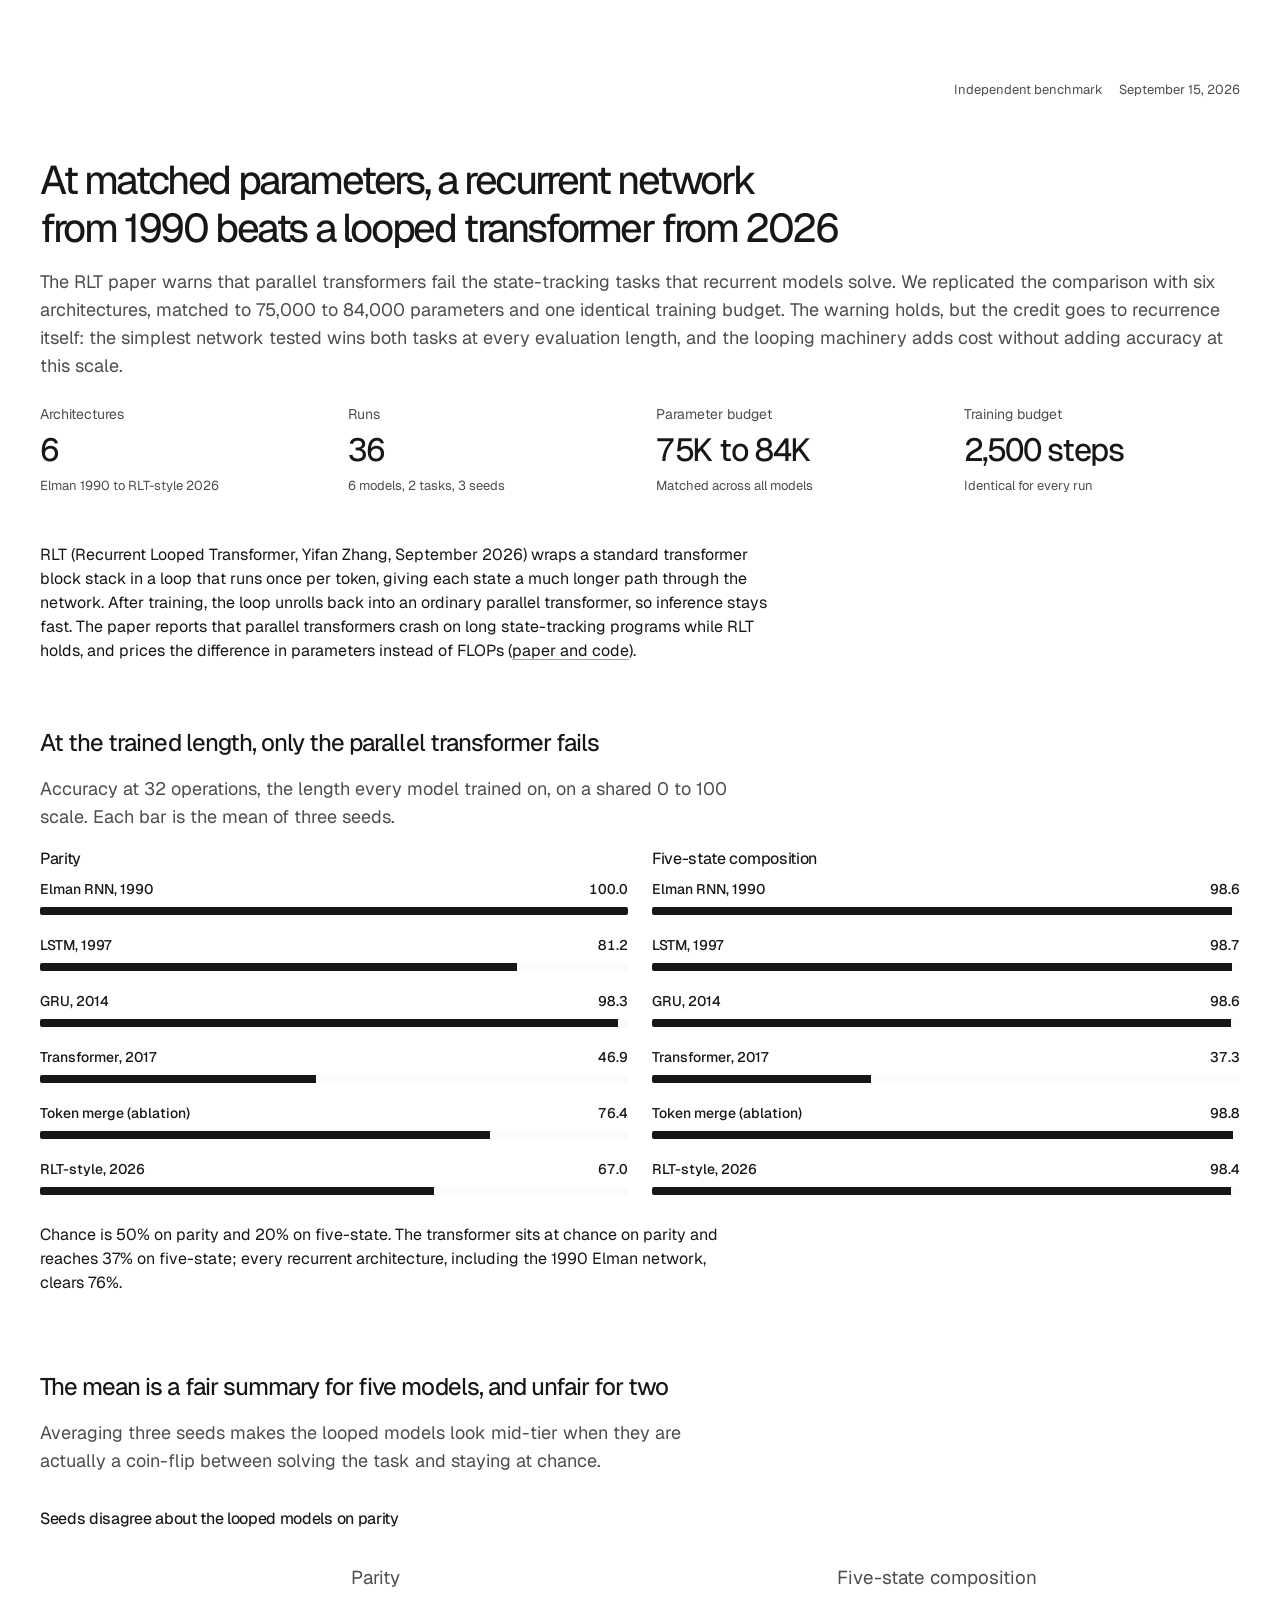
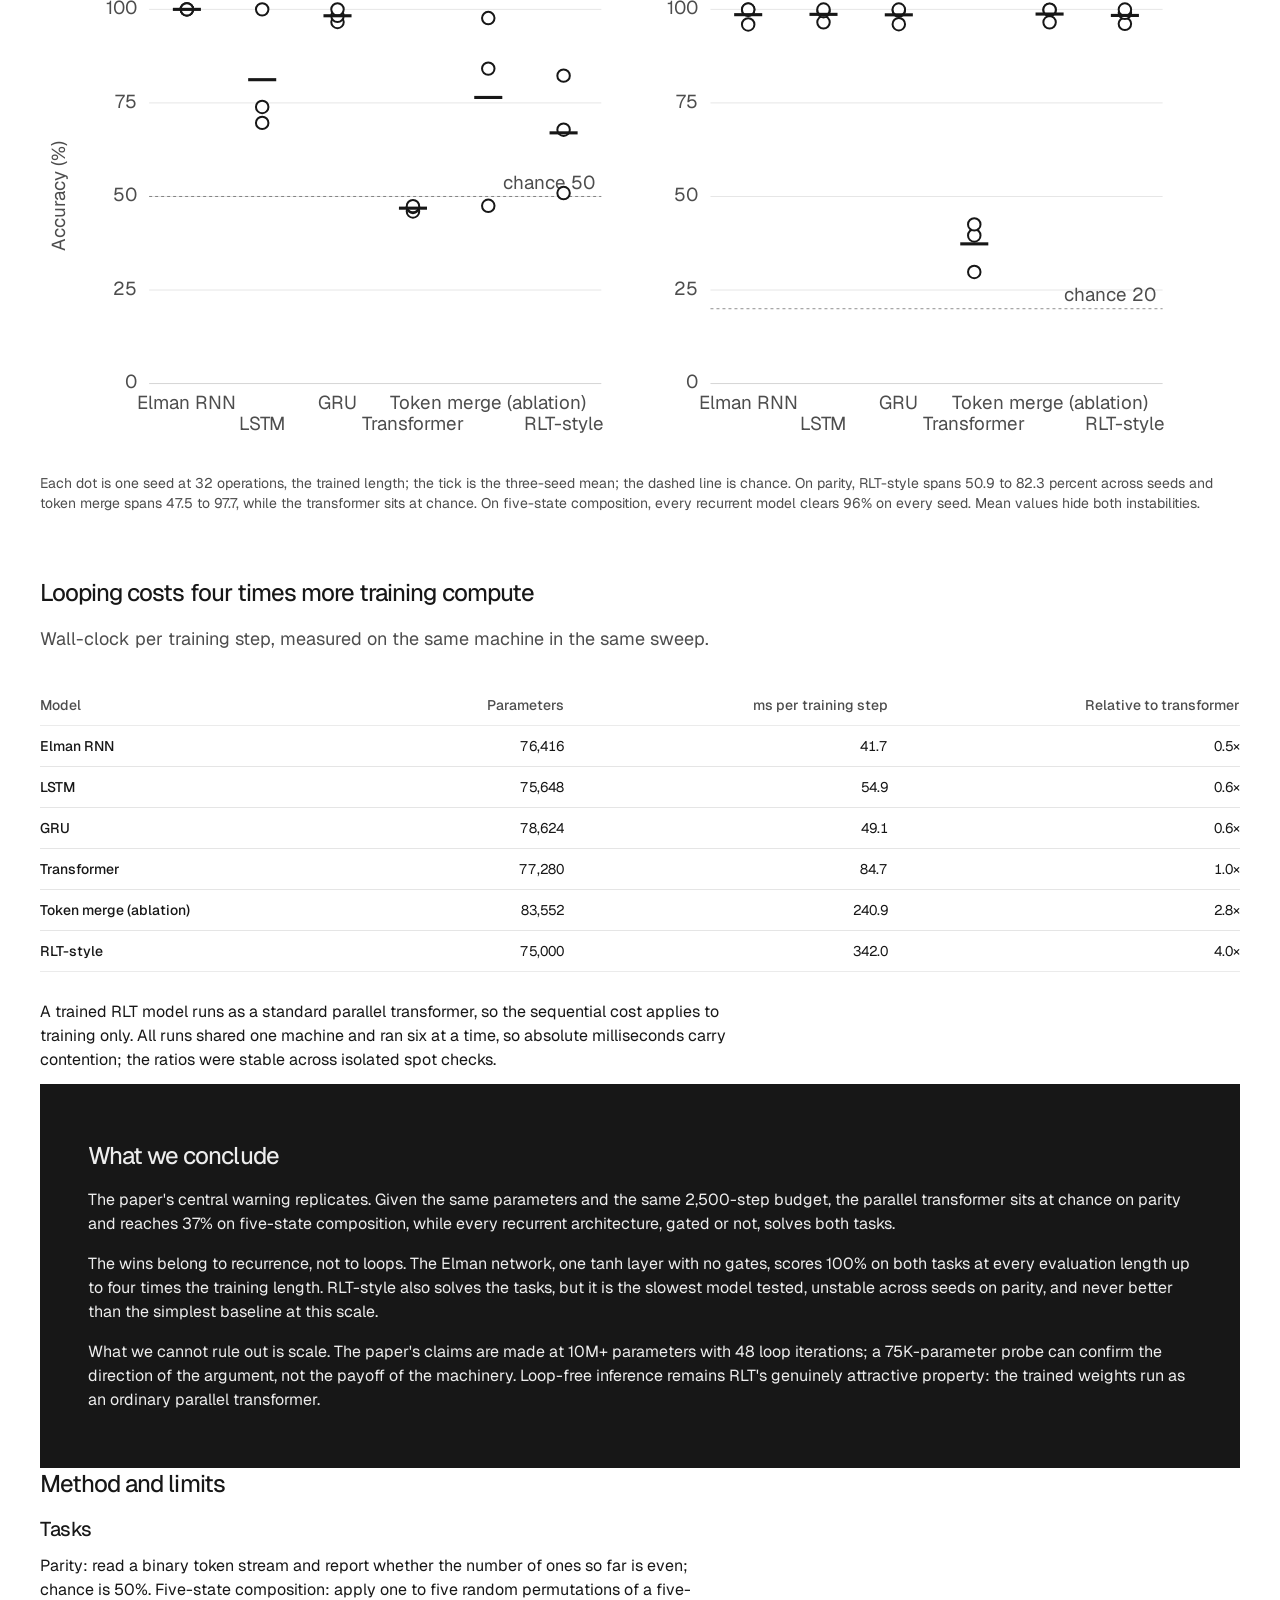
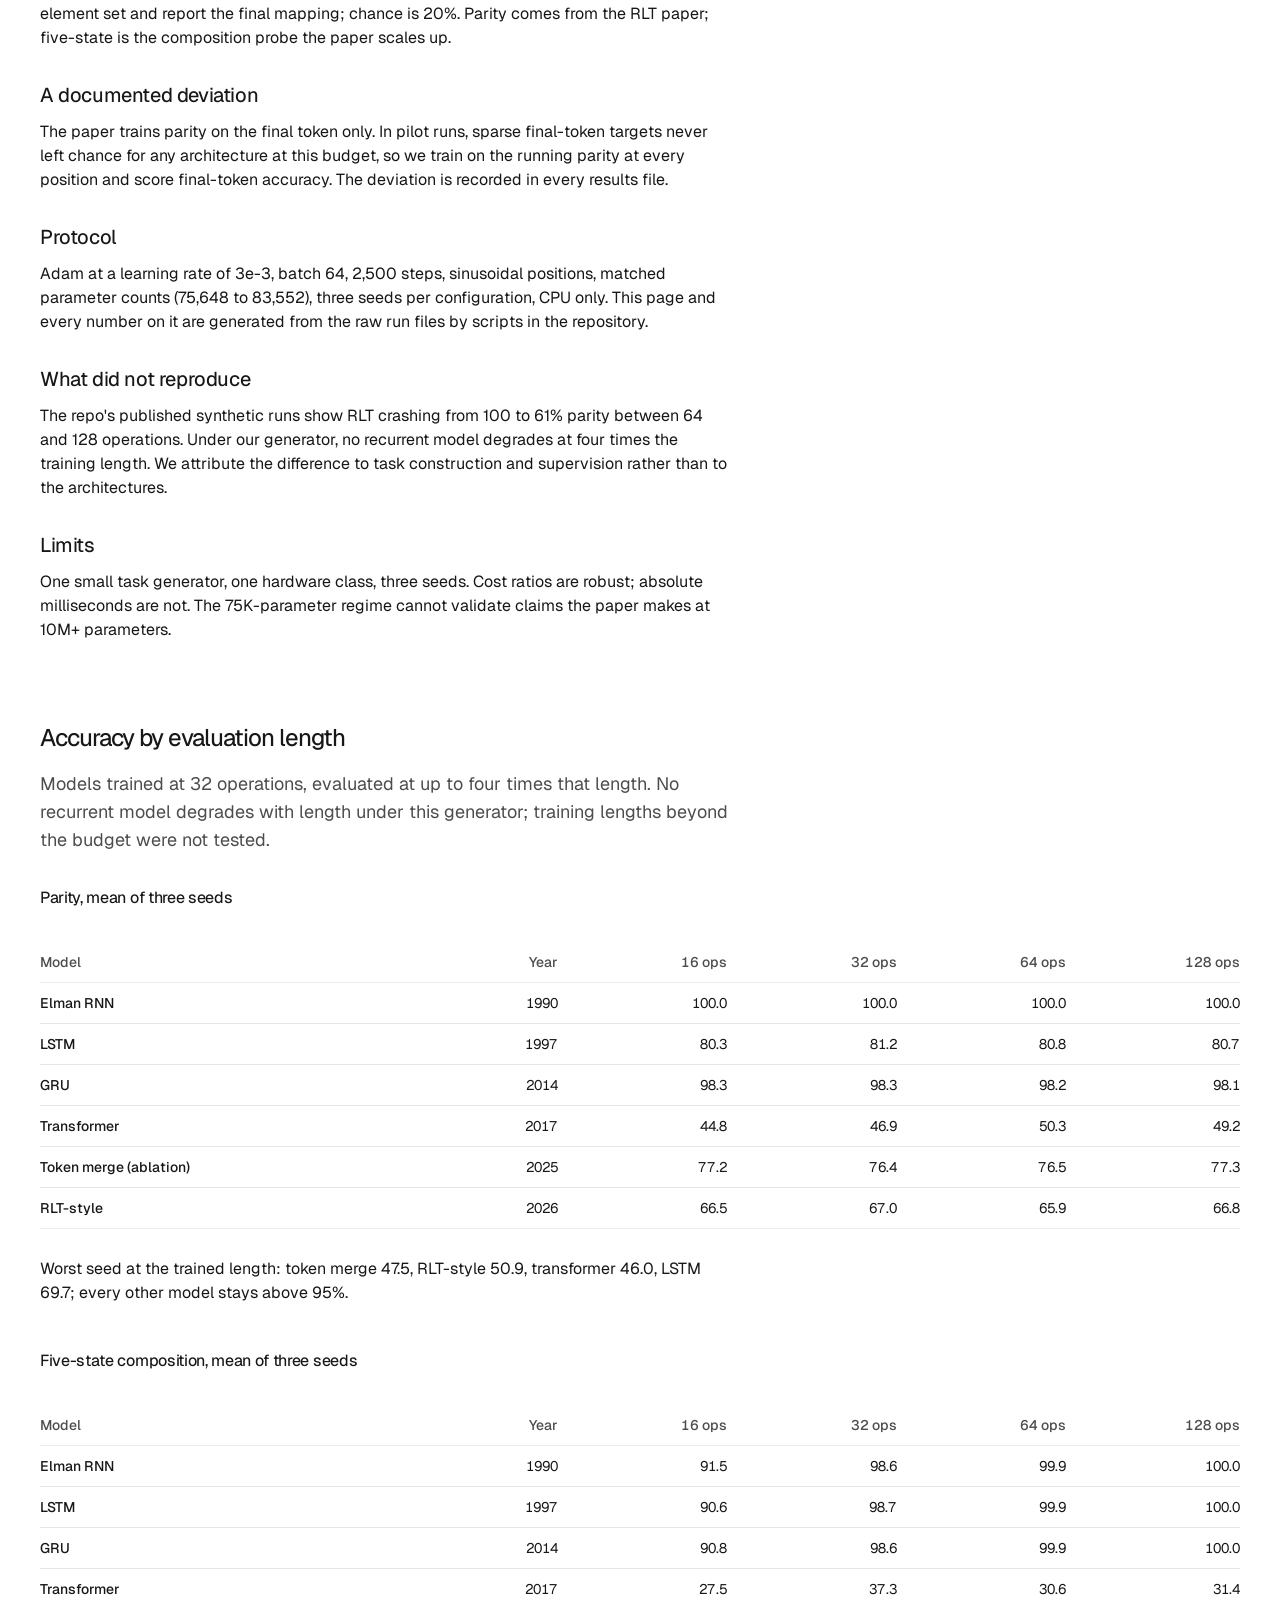
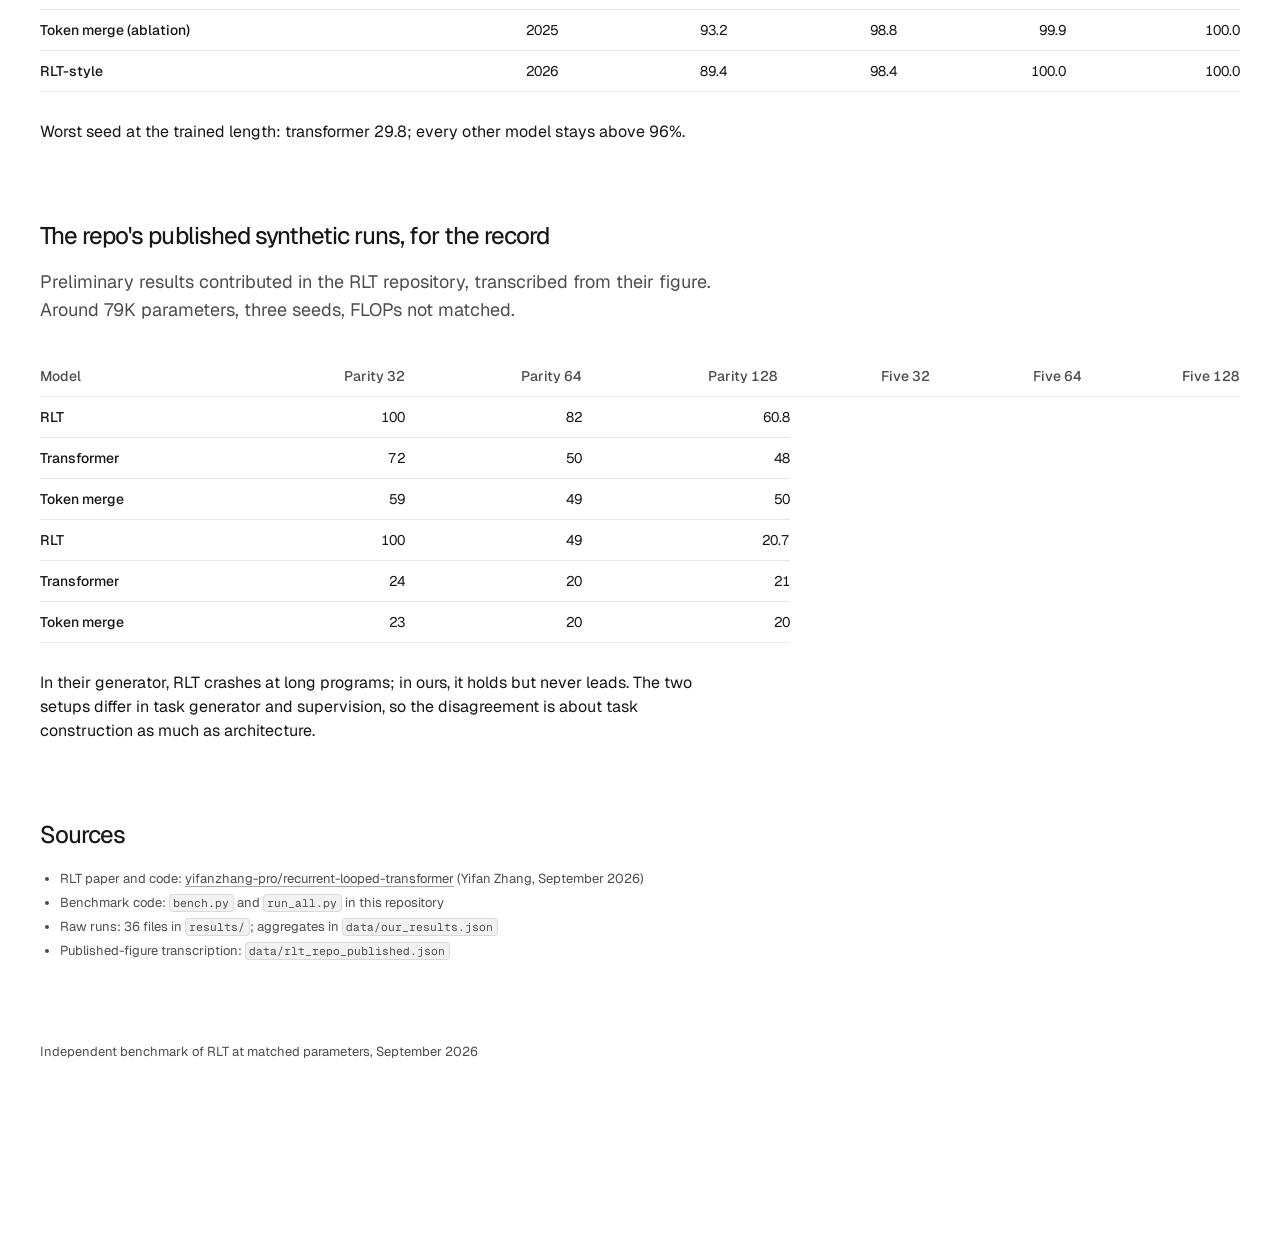
<file: index.html>
<!doctype html>
<html lang="en">
<head>
<meta charset="utf-8">
<meta http-equiv="refresh" content="0; url=site/">
<title>RLT benchmark report</title>
</head>
<body>
<p>The report lives at <a href="site/">site/index.html</a>.</p>
</body>
</html>
</file>
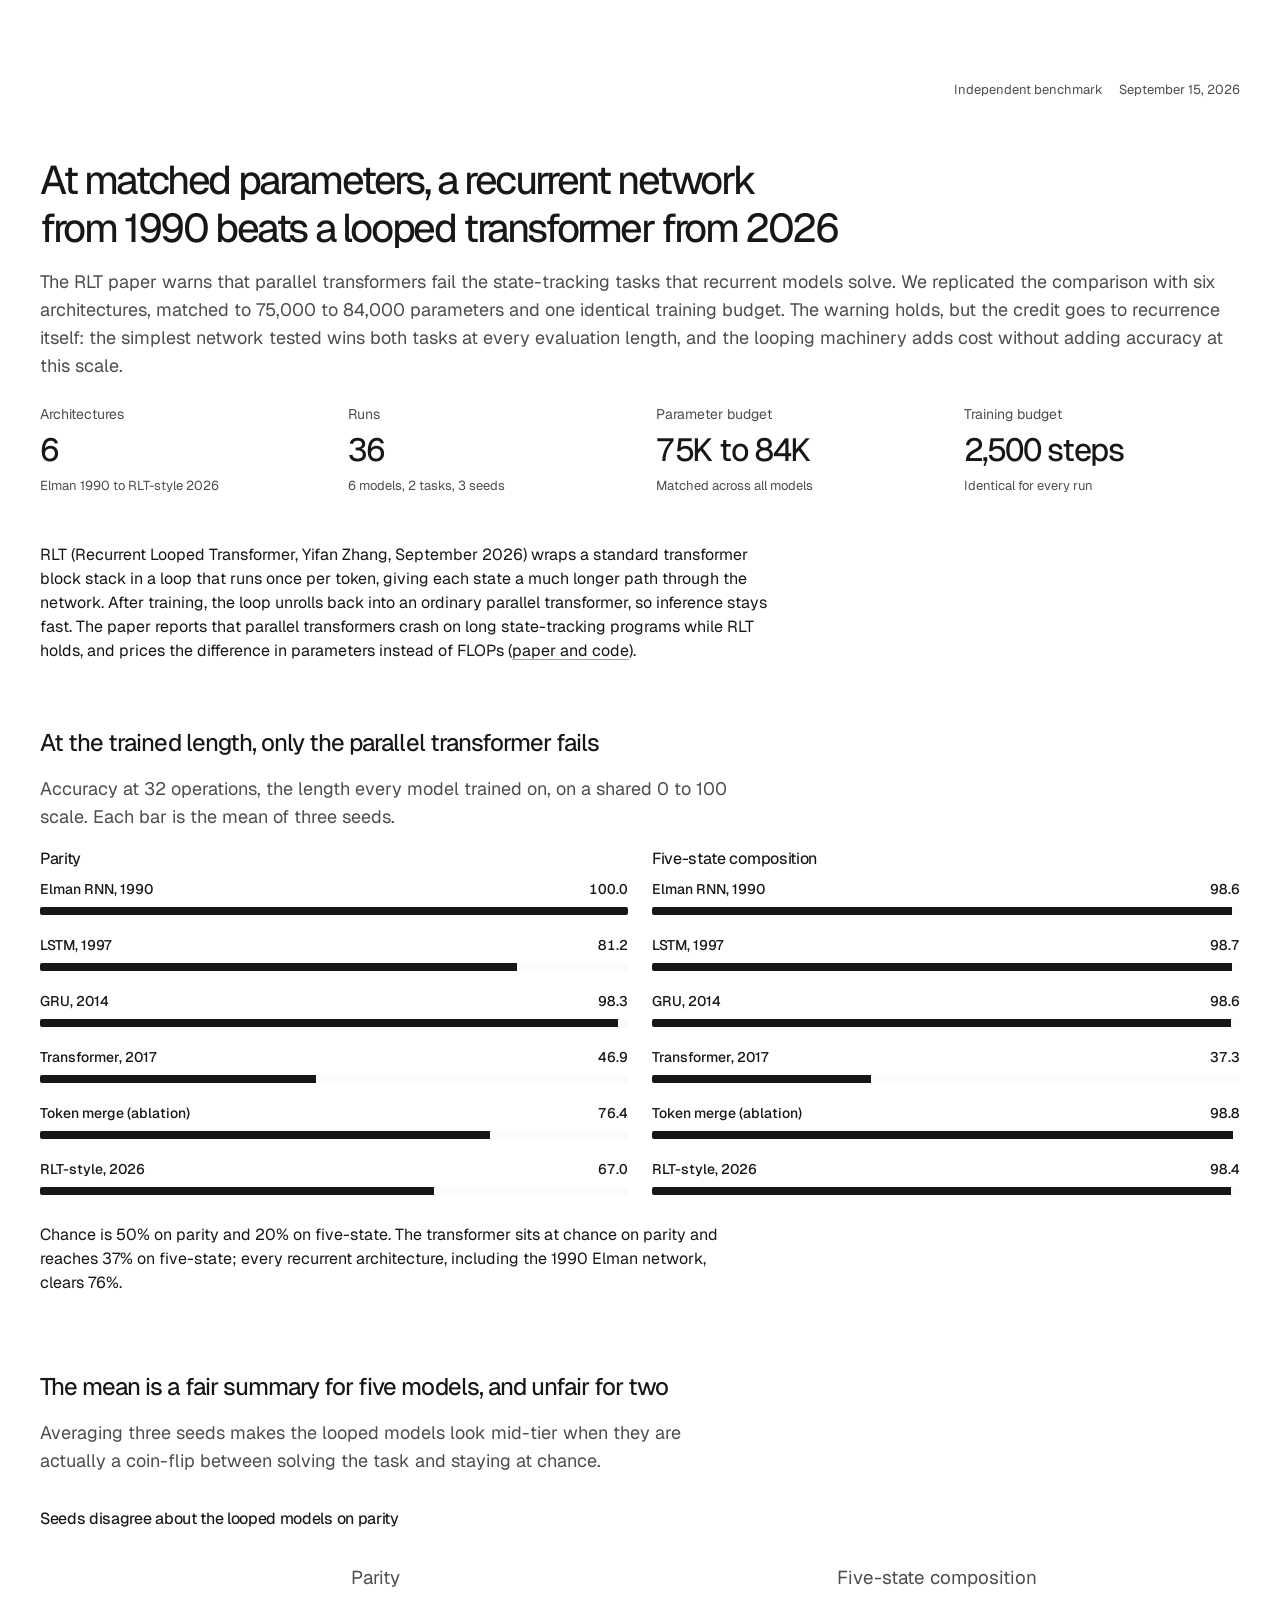
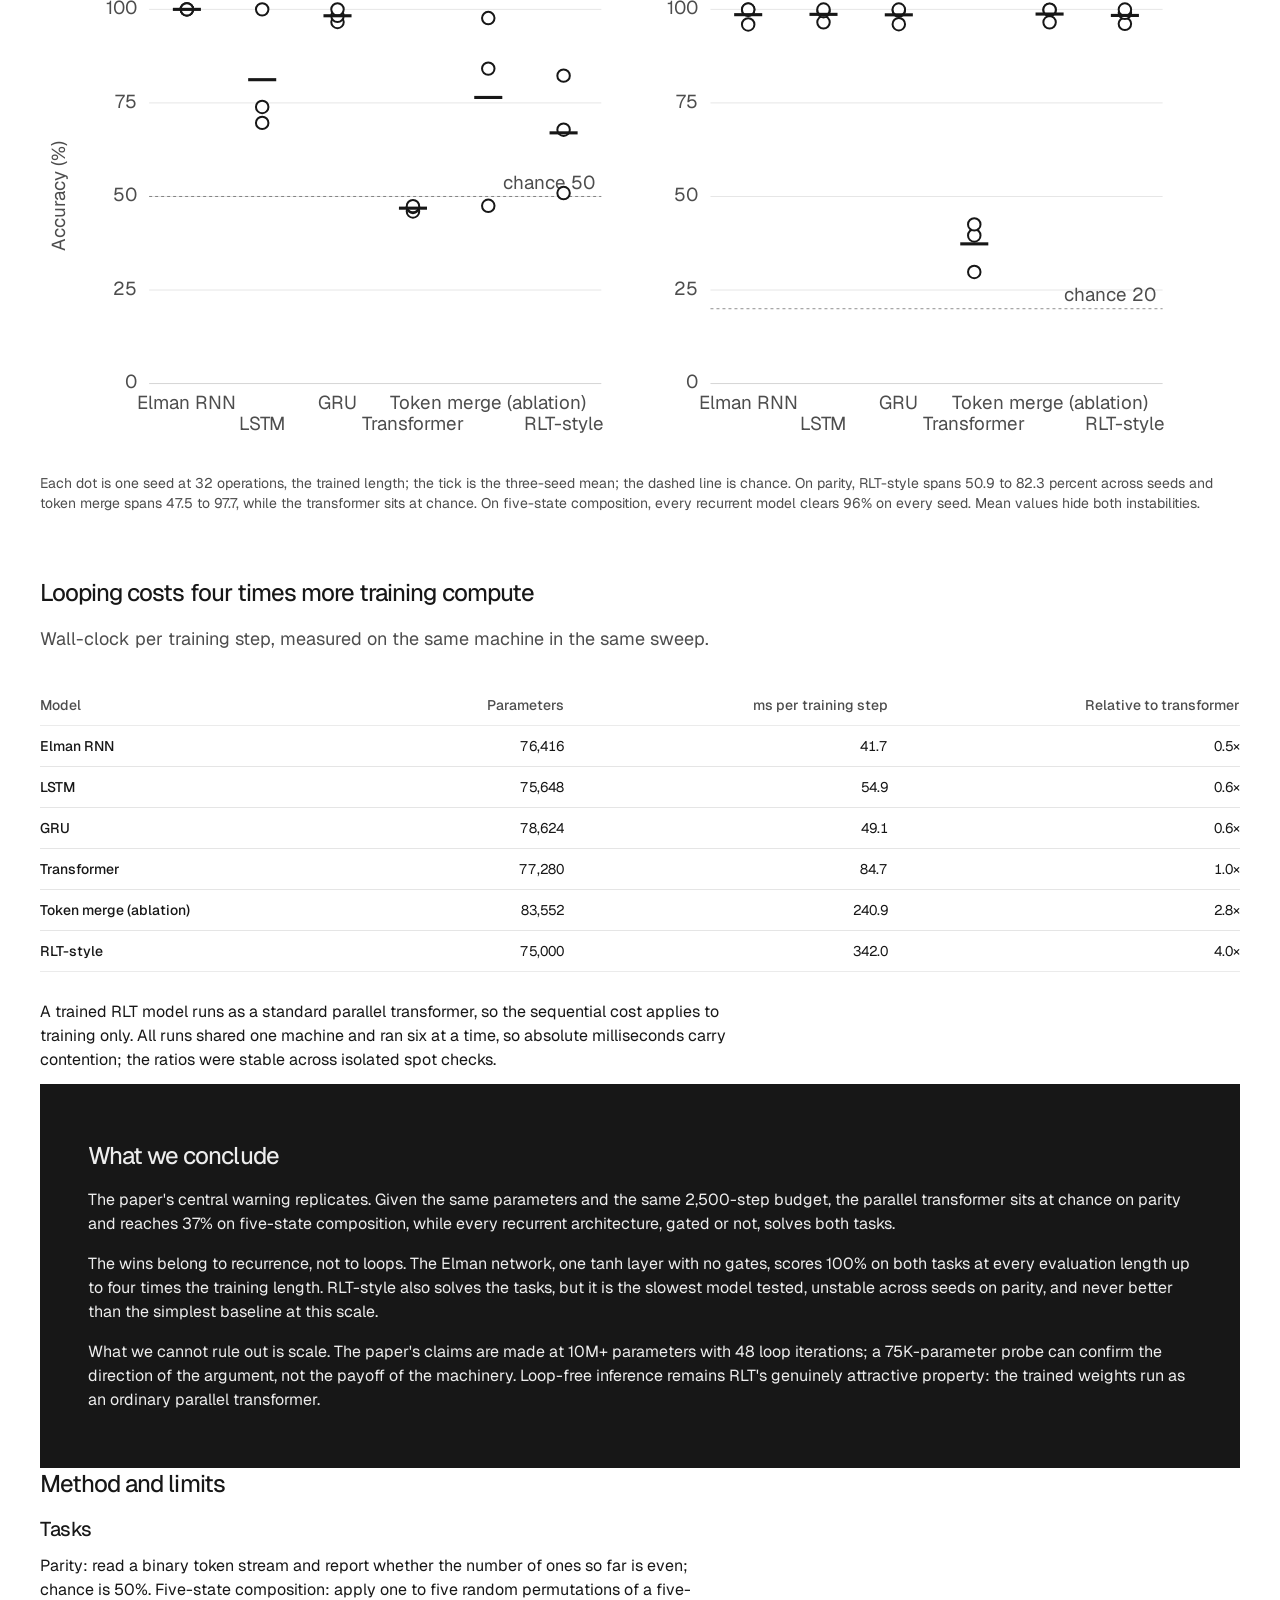
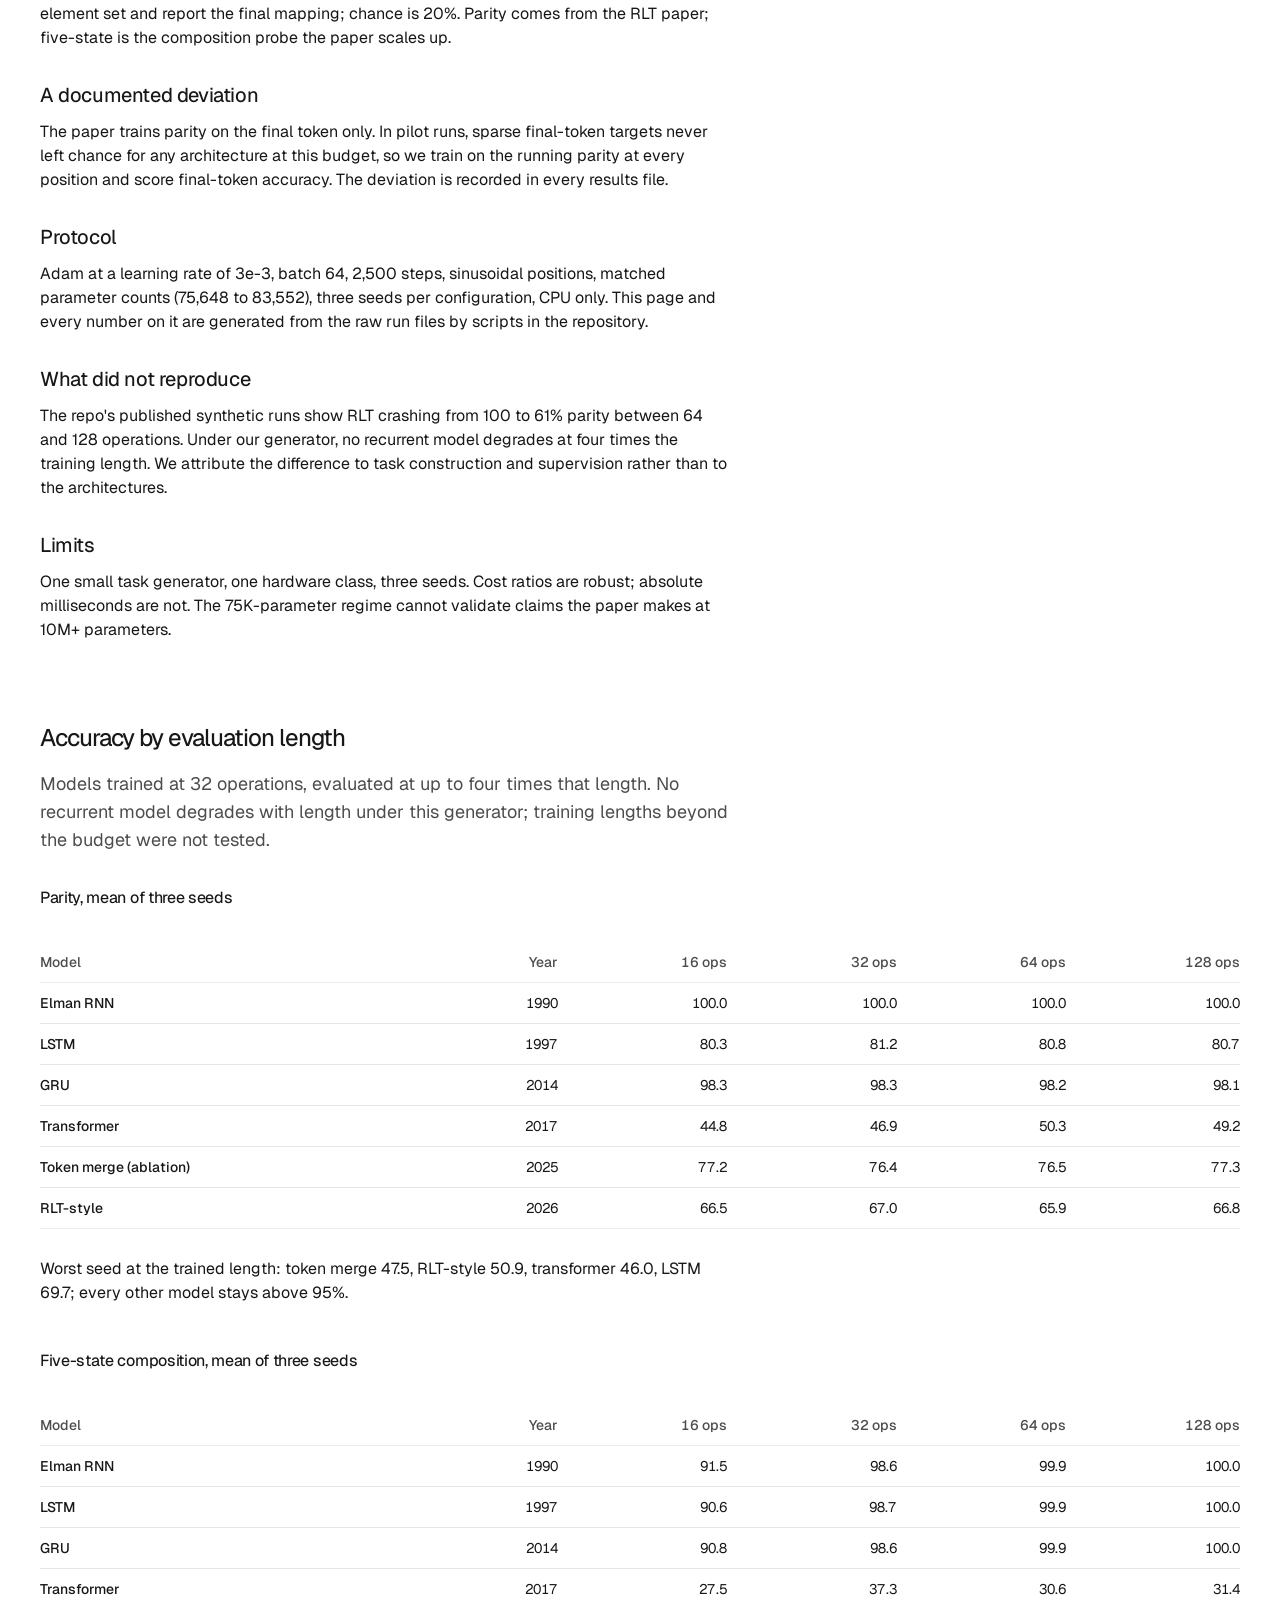
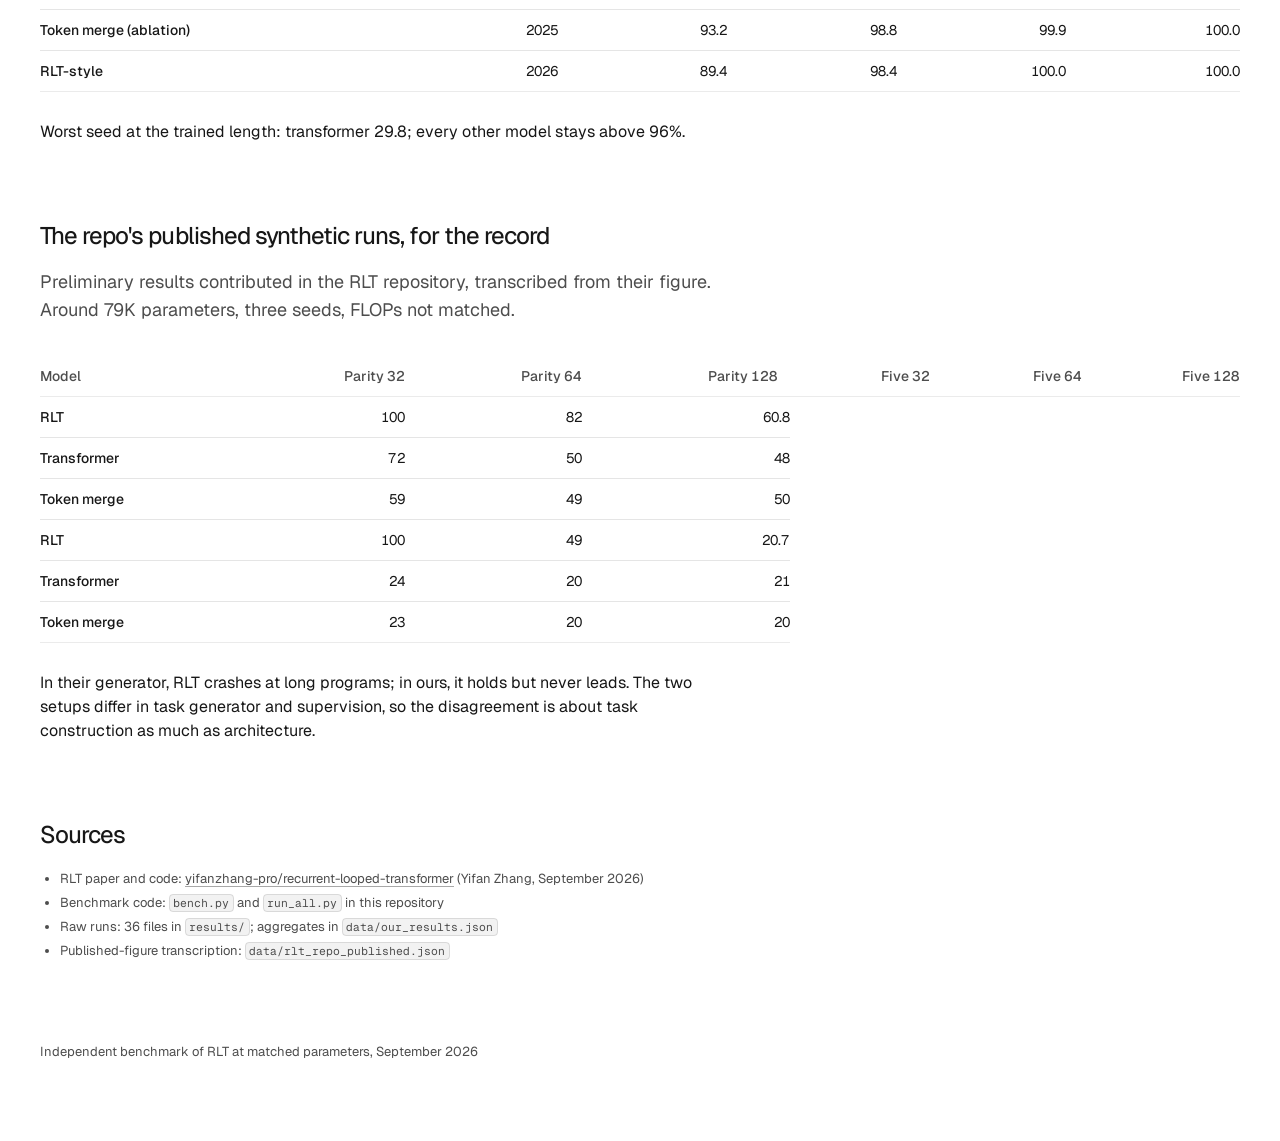
<file: site/index.html>
<!doctype html>
<html lang="en">
<head>
<meta charset="utf-8">
<meta name="viewport" content="width=device-width, initial-scale=1">
<title>RLT at matched parameters: an independent benchmark</title>
<meta name="description" content="Six architectures from 1990 to 2026, matched to 75K to 84K parameters, on the RLT paper's state-tracking tasks.">
<link rel="preconnect" href="https://fonts.googleapis.com">
<link rel="preconnect" href="https://fonts.gstatic.com" crossorigin>
<link href="https://fonts.googleapis.com/css2?family=Geist:wght@400..600&family=Geist+Mono:wght@400..600&display=swap" rel="stylesheet" referrerpolicy="no-referrer">
<link href="assets/vercel-brand.css" rel="stylesheet">
<style>
  /* Page-owned CSS: page-specific geometry only, built from public vbg tokens. */
  .vbg-custom-plot svg { display: block; width: 100%; height: auto; }
  .vbg-viz-mean { stroke: var(--vbg-text-primary); stroke-width: 2; }
  .vbg-viz-chance-label { font-size: 10px; }
  .vbg-viz-axis-title { font-size: 11px; }
</style>
</head>

<body class="vbg-report">
<div class="vbg-shell">
  <a class="vbg-skip-link" href="#main">Skip to content</a>
  <header class="vbg-header">
    <div class="vbg-masthead">
      <div class="vbg-document-meta">
        <span class="vbg-context">Independent benchmark</span>
        <span class="vbg-date">September 15, 2026</span>
      </div>
    </div>
  </header>
  <main id="main">

<section class="vbg-opening">
  <div class="vbg-opening-claim">
    <h1 class="vbg-title">At matched parameters, a recurrent network from 1990 beats a looped transformer from 2026</h1>
    <p class="vbg-lede">The RLT paper warns that parallel transformers fail the state-tracking tasks that recurrent
    models solve. We replicated the comparison with six architectures, matched to 75,000 to 84,000 parameters and one
    identical training budget. The warning holds, but the credit goes to recurrence itself: the simplest network
    tested wins both tasks at every evaluation length, and the looping machinery adds cost without adding accuracy
    at this scale.</p>
  </div>
  <div class="vbg-opening-proof"><div class="vbg-stat-strip"><div class="vbg-stat"><p class="vbg-stat-label">Architectures</p><p class="vbg-stat-value">6</p><p class="vbg-stat-detail">Elman 1990 to RLT-style 2026</p></div><div class="vbg-stat"><p class="vbg-stat-label">Runs</p><p class="vbg-stat-value">36</p><p class="vbg-stat-detail">6 models, 2 tasks, 3 seeds</p></div><div class="vbg-stat"><p class="vbg-stat-label">Parameter budget</p><p class="vbg-stat-value">75K to 84K</p><p class="vbg-stat-detail">Matched across all models</p></div><div class="vbg-stat"><p class="vbg-stat-label">Training budget</p><p class="vbg-stat-value">2,500 steps</p><p class="vbg-stat-detail">Identical for every run</p></div></div></div>
  <div class="vbg-opening-context">
    <p>RLT (Recurrent Looped Transformer, Yifan Zhang, September 2026) wraps a standard transformer block stack in a
    loop that runs once per token, giving each state a much longer path through the network. After training, the
    loop unrolls back into an ordinary parallel transformer, so inference stays fast. The paper reports that
    parallel transformers crash on long state-tracking programs while RLT holds, and prices the difference in
    parameters instead of FLOPs (<a href="https://github.com/yifanzhang-pro/recurrent-looped-transformer">paper and code</a>).</p>
  </div>
</section>

<section class="vbg-section">
  <h2 class="vbg-heading-24">At the trained length, only the parallel transformer fails</h2>
  <p class="vbg-lede">Accuracy at 32 operations, the length every model trained on, on a shared 0 to 100 scale.
  Each bar is the mean of three seeds.</p>
  <div class="vbg-grid">
    <div class="vbg-span-6">
      <h3 class="vbg-heading-16">Parity</h3>
      <div class="vbg-bar-list"><div class="vbg-bar"><span class="vbg-bar-label">Elman RNN, 1990</span><span class="vbg-bar-value">100.0</span><div class="vbg-bar-track"><div class="vbg-bar-fill" style="width:100.0000%"></div></div></div><div class="vbg-bar"><span class="vbg-bar-label">LSTM, 1997</span><span class="vbg-bar-value">81.2</span><div class="vbg-bar-track"><div class="vbg-bar-fill" style="width:81.2012%"></div></div></div><div class="vbg-bar"><span class="vbg-bar-label">GRU, 2014</span><span class="vbg-bar-value">98.3</span><div class="vbg-bar-track"><div class="vbg-bar-fill" style="width:98.3073%"></div></div></div><div class="vbg-bar"><span class="vbg-bar-label">Transformer, 2017</span><span class="vbg-bar-value">46.9</span><div class="vbg-bar-track"><div class="vbg-bar-fill" style="width:46.8750%"></div></div></div><div class="vbg-bar"><span class="vbg-bar-label">Token merge (ablation)</span><span class="vbg-bar-value">76.4</span><div class="vbg-bar-track"><div class="vbg-bar-fill" style="width:76.4486%"></div></div></div><div class="vbg-bar"><span class="vbg-bar-label">RLT-style, 2026</span><span class="vbg-bar-value">67.0</span><div class="vbg-bar-track"><div class="vbg-bar-fill" style="width:67.0085%"></div></div></div></div>
    </div>
    <div class="vbg-span-6">
      <h3 class="vbg-heading-16">Five-state composition</h3>
      <div class="vbg-bar-list"><div class="vbg-bar"><span class="vbg-bar-label">Elman RNN, 1990</span><span class="vbg-bar-value">98.6</span><div class="vbg-bar-track"><div class="vbg-bar-fill" style="width:98.6003%"></div></div></div><div class="vbg-bar"><span class="vbg-bar-label">LSTM, 1997</span><span class="vbg-bar-value">98.7</span><div class="vbg-bar-track"><div class="vbg-bar-fill" style="width:98.6654%"></div></div></div><div class="vbg-bar"><span class="vbg-bar-label">GRU, 2014</span><span class="vbg-bar-value">98.6</span><div class="vbg-bar-track"><div class="vbg-bar-fill" style="width:98.5514%"></div></div></div><div class="vbg-bar"><span class="vbg-bar-label">Transformer, 2017</span><span class="vbg-bar-value">37.3</span><div class="vbg-bar-track"><div class="vbg-bar-fill" style="width:37.3210%"></div></div></div><div class="vbg-bar"><span class="vbg-bar-label">Token merge (ablation)</span><span class="vbg-bar-value">98.8</span><div class="vbg-bar-track"><div class="vbg-bar-fill" style="width:98.7630%"></div></div></div><div class="vbg-bar"><span class="vbg-bar-label">RLT-style, 2026</span><span class="vbg-bar-value">98.4</span><div class="vbg-bar-track"><div class="vbg-bar-fill" style="width:98.3887%"></div></div></div></div>
    </div>
  </div>
  <p class="vbg-note">Chance is 50% on parity and 20% on five-state. The transformer sits at chance on parity and
  reaches 37% on five-state; every recurrent architecture, including the 1990 Elman network, clears 76%.</p>
</section>

<section class="vbg-section">
  <h2 class="vbg-heading-24">The mean is a fair summary for five models, and unfair for two</h2>
  <p class="vbg-lede">Averaging three seeds makes the looped models look mid-tier when they are actually a
  coin-flip between solving the task and staying at chance.</p>
  
<figure class="vbg-chart">
  <div class="vbg-chart-header">
    <h3 class="vbg-heading-16">Seeds disagree about the looped models on parity</h3>
  </div>
  <div class="vbg-chart-viewport vbg-custom-plot" tabindex="0"><svg viewBox="0 0 760 330" role="img" aria-label="Dot plot: accuracy of six models on two tasks, three dots per model for three seeds, mean tick, chance marked with a dashed line."><line class="vbg-chart-gridline" x1="70" y1="280.0" x2="360" y2="280.0"/><text x="62" y="283.0" text-anchor="end" font-size="10" fill="var(--vbg-text-secondary)">0</text><line class="vbg-chart-gridline" x1="70" y1="220.0" x2="360" y2="220.0"/><text x="62" y="223.0" text-anchor="end" font-size="10" fill="var(--vbg-text-secondary)">25</text><line class="vbg-chart-gridline" x1="70" y1="160.0" x2="360" y2="160.0"/><text x="62" y="163.0" text-anchor="end" font-size="10" fill="var(--vbg-text-secondary)">50</text><line class="vbg-chart-gridline" x1="70" y1="100.0" x2="360" y2="100.0"/><text x="62" y="103.0" text-anchor="end" font-size="10" fill="var(--vbg-text-secondary)">75</text><line class="vbg-chart-gridline" x1="70" y1="40.0" x2="360" y2="40.0"/><text x="62" y="43.0" text-anchor="end" font-size="10" fill="var(--vbg-text-secondary)">100</text><line class="vbg-chart-axis" x1="70" y1="280" x2="360" y2="280"/><line class="vbg-chart-annotation-line" x1="70" y1="160.0" x2="360" y2="160.0"/><text class="vbg-viz-chance-label" x="356" y="155.0" text-anchor="end" fill="var(--vbg-text-secondary)">chance 50</text><text class="vbg-viz-axis-title" x="215" y="24" text-anchor="middle" fill="var(--vbg-text-primary)">Parity</text><circle class="vbg-data-point" cx="94.2" cy="40.0" r="4"/><circle class="vbg-data-point" cx="94.2" cy="40.0" r="4"/><circle class="vbg-data-point" cx="94.2" cy="40.0" r="4"/><line class="vbg-viz-mean" x1="85.2" y1="40.0" x2="103.2" y2="40.0"/><text x="94.2" y="296" text-anchor="middle" font-size="10" fill="var(--vbg-text-secondary)">Elman RNN</text><circle class="vbg-data-point" cx="142.5" cy="112.8" r="4"/><circle class="vbg-data-point" cx="142.5" cy="102.6" r="4"/><circle class="vbg-data-point" cx="142.5" cy="40.0" r="4"/><line class="vbg-viz-mean" x1="133.5" y1="85.1" x2="151.5" y2="85.1"/><text x="142.5" y="310" text-anchor="middle" font-size="10" fill="var(--vbg-text-secondary)">LSTM</text><circle class="vbg-data-point" cx="190.8" cy="48.1" r="4"/><circle class="vbg-data-point" cx="190.8" cy="44.1" r="4"/><circle class="vbg-data-point" cx="190.8" cy="40.0" r="4"/><line class="vbg-viz-mean" x1="181.8" y1="44.1" x2="199.8" y2="44.1"/><text x="190.8" y="296" text-anchor="middle" font-size="10" fill="var(--vbg-text-secondary)">GRU</text><circle class="vbg-data-point" cx="239.2" cy="169.6" r="4"/><circle class="vbg-data-point" cx="239.2" cy="166.7" r="4"/><circle class="vbg-data-point" cx="239.2" cy="166.2" r="4"/><line class="vbg-viz-mean" x1="230.2" y1="167.5" x2="248.2" y2="167.5"/><text x="239.2" y="310" text-anchor="middle" font-size="10" fill="var(--vbg-text-secondary)">Transformer</text><circle class="vbg-data-point" cx="287.5" cy="166.0" r="4"/><circle class="vbg-data-point" cx="287.5" cy="78.0" r="4"/><circle class="vbg-data-point" cx="287.5" cy="45.6" r="4"/><line class="vbg-viz-mean" x1="278.5" y1="96.5" x2="296.5" y2="96.5"/><text x="287.5" y="296" text-anchor="middle" font-size="10" fill="var(--vbg-text-secondary)">Token merge (ablation)</text><circle class="vbg-data-point" cx="335.8" cy="157.8" r="4"/><circle class="vbg-data-point" cx="335.8" cy="117.2" r="4"/><circle class="vbg-data-point" cx="335.8" cy="82.5" r="4"/><line class="vbg-viz-mean" x1="326.8" y1="119.2" x2="344.8" y2="119.2"/><text x="335.8" y="310" text-anchor="middle" font-size="10" fill="var(--vbg-text-secondary)">RLT-style</text><line class="vbg-chart-gridline" x1="430" y1="280.0" x2="720" y2="280.0"/><text x="422" y="283.0" text-anchor="end" font-size="10" fill="var(--vbg-text-secondary)">0</text><line class="vbg-chart-gridline" x1="430" y1="220.0" x2="720" y2="220.0"/><text x="422" y="223.0" text-anchor="end" font-size="10" fill="var(--vbg-text-secondary)">25</text><line class="vbg-chart-gridline" x1="430" y1="160.0" x2="720" y2="160.0"/><text x="422" y="163.0" text-anchor="end" font-size="10" fill="var(--vbg-text-secondary)">50</text><line class="vbg-chart-gridline" x1="430" y1="100.0" x2="720" y2="100.0"/><text x="422" y="103.0" text-anchor="end" font-size="10" fill="var(--vbg-text-secondary)">75</text><line class="vbg-chart-gridline" x1="430" y1="40.0" x2="720" y2="40.0"/><text x="422" y="43.0" text-anchor="end" font-size="10" fill="var(--vbg-text-secondary)">100</text><line class="vbg-chart-axis" x1="430" y1="280" x2="720" y2="280"/><line class="vbg-chart-annotation-line" x1="430" y1="232.0" x2="720" y2="232.0"/><text class="vbg-viz-chance-label" x="716" y="227.0" text-anchor="end" fill="var(--vbg-text-secondary)">chance 20</text><text class="vbg-viz-axis-title" x="575" y="24" text-anchor="middle" fill="var(--vbg-text-primary)">Five-state composition</text><circle class="vbg-data-point" cx="454.2" cy="49.7" r="4"/><circle class="vbg-data-point" cx="454.2" cy="40.2" r="4"/><circle class="vbg-data-point" cx="454.2" cy="40.1" r="4"/><line class="vbg-viz-mean" x1="445.2" y1="43.4" x2="463.2" y2="43.4"/><text x="454.2" y="296" text-anchor="middle" font-size="10" fill="var(--vbg-text-secondary)">Elman RNN</text><circle class="vbg-data-point" cx="502.5" cy="48.3" r="4"/><circle class="vbg-data-point" cx="502.5" cy="41.2" r="4"/><circle class="vbg-data-point" cx="502.5" cy="40.1" r="4"/><line class="vbg-viz-mean" x1="493.5" y1="43.2" x2="511.5" y2="43.2"/><text x="502.5" y="310" text-anchor="middle" font-size="10" fill="var(--vbg-text-secondary)">LSTM</text><circle class="vbg-data-point" cx="550.8" cy="49.5" r="4"/><circle class="vbg-data-point" cx="550.8" cy="40.8" r="4"/><circle class="vbg-data-point" cx="550.8" cy="40.1" r="4"/><line class="vbg-viz-mean" x1="541.8" y1="43.5" x2="559.8" y2="43.5"/><text x="550.8" y="296" text-anchor="middle" font-size="10" fill="var(--vbg-text-secondary)">GRU</text><circle class="vbg-data-point" cx="599.2" cy="208.4" r="4"/><circle class="vbg-data-point" cx="599.2" cy="185.0" r="4"/><circle class="vbg-data-point" cx="599.2" cy="177.9" r="4"/><line class="vbg-viz-mean" x1="590.2" y1="190.4" x2="608.2" y2="190.4"/><text x="599.2" y="310" text-anchor="middle" font-size="10" fill="var(--vbg-text-secondary)">Transformer</text><circle class="vbg-data-point" cx="647.5" cy="48.3" r="4"/><circle class="vbg-data-point" cx="647.5" cy="40.4" r="4"/><circle class="vbg-data-point" cx="647.5" cy="40.2" r="4"/><line class="vbg-viz-mean" x1="638.5" y1="43.0" x2="656.5" y2="43.0"/><text x="647.5" y="296" text-anchor="middle" font-size="10" fill="var(--vbg-text-secondary)">Token merge (ablation)</text><circle class="vbg-data-point" cx="695.8" cy="49.3" r="4"/><circle class="vbg-data-point" cx="695.8" cy="42.2" r="4"/><circle class="vbg-data-point" cx="695.8" cy="40.1" r="4"/><line class="vbg-viz-mean" x1="686.8" y1="43.9" x2="704.8" y2="43.9"/><text x="695.8" y="310" text-anchor="middle" font-size="10" fill="var(--vbg-text-secondary)">RLT-style</text><text class="vbg-viz-axis-title" x="16" y="160" text-anchor="middle" fill="var(--vbg-text-secondary)" transform="rotate(-90 16 160)">Accuracy (%)</text></svg></div>
  <figcaption class="vbg-caption">Each dot is one seed at 32 operations, the trained length; the tick is the
  three-seed mean; the dashed line is chance. On parity, RLT-style spans 50.9 to 82.3 percent
  across seeds and token merge spans 47.5 to 97.7, while the transformer sits at chance. On
  five-state composition, every recurrent model clears 96% on every seed. Mean values hide both instabilities.</figcaption>
</figure>

</section>

<section class="vbg-section">
  <h2 class="vbg-heading-24">Looping costs four times more training compute</h2>
  <p class="vbg-lede">Wall-clock per training step, measured on the same machine in the same sweep.</p>
  <div class="vbg-table-wrap">
    <table>
      <caption class="vbg-visually-hidden">Parameters and training wall-clock per step for each model.</caption>
      <thead>
        <tr>
          <th scope="col">Model</th>
          <th scope="col" class="vbg-numeric">Parameters</th>
          <th scope="col" class="vbg-numeric">ms per training step</th>
          <th scope="col" class="vbg-numeric">Relative to transformer</th>
        </tr>
      </thead>
      <tbody><tr><th scope="row">Elman RNN</th><td class="vbg-numeric">76,416</td><td class="vbg-numeric">41.7</td><td class="vbg-numeric">0.5&times;</td></tr><tr><th scope="row">LSTM</th><td class="vbg-numeric">75,648</td><td class="vbg-numeric">54.9</td><td class="vbg-numeric">0.6&times;</td></tr><tr><th scope="row">GRU</th><td class="vbg-numeric">78,624</td><td class="vbg-numeric">49.1</td><td class="vbg-numeric">0.6&times;</td></tr><tr><th scope="row">Transformer</th><td class="vbg-numeric">77,280</td><td class="vbg-numeric">84.7</td><td class="vbg-numeric">1.0&times;</td></tr><tr><th scope="row">Token merge (ablation)</th><td class="vbg-numeric">83,552</td><td class="vbg-numeric">240.9</td><td class="vbg-numeric">2.8&times;</td></tr><tr><th scope="row">RLT-style</th><td class="vbg-numeric">75,000</td><td class="vbg-numeric">342.0</td><td class="vbg-numeric">4.0&times;</td></tr></tbody>
    </table>
  </div>
  <p class="vbg-note">A trained RLT model runs as a standard parallel transformer, so the sequential cost applies
  to training only. All runs shared one machine and ran six at a time, so absolute milliseconds carry contention;
  the ratios were stable across isolated spot checks.</p>
</section>

<section class="vbg-band" data-tone="contrast">
  <h2 class="vbg-heading-24">What we conclude</h2>
  <p>The paper's central warning replicates. Given the same parameters and the same 2,500-step budget, the parallel
  transformer sits at chance on parity and reaches 37% on five-state composition, while every recurrent
  architecture, gated or not, solves both tasks.</p>
  <p>The wins belong to recurrence, not to loops. The Elman network, one tanh layer with no gates, scores 100% on
  both tasks at every evaluation length up to four times the training length. RLT-style also solves the tasks, but
  it is the slowest model tested, unstable across seeds on parity, and never better than the simplest baseline at
  this scale.</p>
  <p>What we cannot rule out is scale. The paper's claims are made at 10M+ parameters with 48 loop iterations; a
  75K-parameter probe can confirm the direction of the argument, not the payoff of the machinery. Loop-free
  inference remains RLT's genuinely attractive property: the trained weights run as an ordinary parallel
  transformer.</p>
</section>

<section class="vbg-section">
  <h2 class="vbg-heading-24">Method and limits</h2>
  <div class="vbg-reading">
    <h3 class="vbg-heading-20">Tasks</h3>
    <p>Parity: read a binary token stream and report whether the number of ones so far is even; chance is 50%.
    Five-state composition: apply one to five random permutations of a five-element set and report the final
    mapping; chance is 20%. Parity comes from the RLT paper; five-state is the composition probe the paper scales
    up.</p>
    <h3 class="vbg-heading-20">A documented deviation</h3>
    <p>The paper trains parity on the final token only. In pilot runs, sparse final-token targets never left chance
    for any architecture at this budget, so we train on the running parity at every position and score final-token
    accuracy. The deviation is recorded in every results file.</p>
    <h3 class="vbg-heading-20">Protocol</h3>
    <p>Adam at a learning rate of 3e-3, batch 64, 2,500 steps, sinusoidal positions, matched parameter counts
    (75,648 to 83,552), three seeds per configuration, CPU only. This page and every number on it are generated
    from the raw run files by scripts in the repository.</p>
    <h3 class="vbg-heading-20">What did not reproduce</h3>
    <p>The repo's published synthetic runs show RLT crashing from 100 to 61% parity between 64 and 128 operations.
    Under our generator, no recurrent model degrades at four times the training length. We attribute the difference
    to task construction and supervision rather than to the architectures.</p>
    <h3 class="vbg-heading-20">Limits</h3>
    <p>One small task generator, one hardware class, three seeds. Cost ratios are robust; absolute milliseconds are
    not. The 75K-parameter regime cannot validate claims the paper makes at 10M+ parameters.</p>
  </div>
</section>

<section class="vbg-section">
  <h2 class="vbg-heading-24">Accuracy by evaluation length</h2>
  <p class="vbg-lede">Models trained at 32 operations, evaluated at up to four times that length. No recurrent
  model degrades with length under this generator; training lengths beyond the budget were not tested.</p>
  
  <h3 class="vbg-heading-16">Parity, mean of three seeds</h3>
  <div class="vbg-table-wrap">
    <table>
      <caption class="vbg-visually-hidden">Accuracy by evaluation length, parity.</caption>
      <thead>
        <tr>
          <th scope="col">Model</th>
          <th scope="col" class="vbg-numeric">Year</th>
          <th scope="col" class="vbg-numeric">16 ops</th>
          <th scope="col" class="vbg-numeric">32 ops</th>
          <th scope="col" class="vbg-numeric">64 ops</th>
          <th scope="col" class="vbg-numeric">128 ops</th>
        </tr>
      </thead>
      <tbody><tr><th scope="row">Elman RNN</th><td class="vbg-numeric">1990</td><td class="vbg-numeric">100.0</td><td class="vbg-numeric">100.0</td><td class="vbg-numeric">100.0</td><td class="vbg-numeric">100.0</td></tr><tr><th scope="row">LSTM</th><td class="vbg-numeric">1997</td><td class="vbg-numeric">80.3</td><td class="vbg-numeric">81.2</td><td class="vbg-numeric">80.8</td><td class="vbg-numeric">80.7</td></tr><tr><th scope="row">GRU</th><td class="vbg-numeric">2014</td><td class="vbg-numeric">98.3</td><td class="vbg-numeric">98.3</td><td class="vbg-numeric">98.2</td><td class="vbg-numeric">98.1</td></tr><tr><th scope="row">Transformer</th><td class="vbg-numeric">2017</td><td class="vbg-numeric">44.8</td><td class="vbg-numeric">46.9</td><td class="vbg-numeric">50.3</td><td class="vbg-numeric">49.2</td></tr><tr><th scope="row">Token merge (ablation)</th><td class="vbg-numeric">2025</td><td class="vbg-numeric">77.2</td><td class="vbg-numeric">76.4</td><td class="vbg-numeric">76.5</td><td class="vbg-numeric">77.3</td></tr><tr><th scope="row">RLT-style</th><td class="vbg-numeric">2026</td><td class="vbg-numeric">66.5</td><td class="vbg-numeric">67.0</td><td class="vbg-numeric">65.9</td><td class="vbg-numeric">66.8</td></tr></tbody>
    </table>
  </div>
  <p class="vbg-note">Worst seed at the trained length: token merge 47.5, RLT-style 50.9, transformer 46.0, LSTM 69.7; every other model stays above 95%.</p>

  
  <h3 class="vbg-heading-16">Five-state composition, mean of three seeds</h3>
  <div class="vbg-table-wrap">
    <table>
      <caption class="vbg-visually-hidden">Accuracy by evaluation length, five-state composition.</caption>
      <thead>
        <tr>
          <th scope="col">Model</th>
          <th scope="col" class="vbg-numeric">Year</th>
          <th scope="col" class="vbg-numeric">16 ops</th>
          <th scope="col" class="vbg-numeric">32 ops</th>
          <th scope="col" class="vbg-numeric">64 ops</th>
          <th scope="col" class="vbg-numeric">128 ops</th>
        </tr>
      </thead>
      <tbody><tr><th scope="row">Elman RNN</th><td class="vbg-numeric">1990</td><td class="vbg-numeric">91.5</td><td class="vbg-numeric">98.6</td><td class="vbg-numeric">99.9</td><td class="vbg-numeric">100.0</td></tr><tr><th scope="row">LSTM</th><td class="vbg-numeric">1997</td><td class="vbg-numeric">90.6</td><td class="vbg-numeric">98.7</td><td class="vbg-numeric">99.9</td><td class="vbg-numeric">100.0</td></tr><tr><th scope="row">GRU</th><td class="vbg-numeric">2014</td><td class="vbg-numeric">90.8</td><td class="vbg-numeric">98.6</td><td class="vbg-numeric">99.9</td><td class="vbg-numeric">100.0</td></tr><tr><th scope="row">Transformer</th><td class="vbg-numeric">2017</td><td class="vbg-numeric">27.5</td><td class="vbg-numeric">37.3</td><td class="vbg-numeric">30.6</td><td class="vbg-numeric">31.4</td></tr><tr><th scope="row">Token merge (ablation)</th><td class="vbg-numeric">2025</td><td class="vbg-numeric">93.2</td><td class="vbg-numeric">98.8</td><td class="vbg-numeric">99.9</td><td class="vbg-numeric">100.0</td></tr><tr><th scope="row">RLT-style</th><td class="vbg-numeric">2026</td><td class="vbg-numeric">89.4</td><td class="vbg-numeric">98.4</td><td class="vbg-numeric">100.0</td><td class="vbg-numeric">100.0</td></tr></tbody>
    </table>
  </div>
  <p class="vbg-note">Worst seed at the trained length: transformer 29.8; every other model stays above 96%.</p>

</section>

<section class="vbg-section">
  <h2 class="vbg-heading-24">The repo's published synthetic runs, for the record</h2>
  <p class="vbg-lede">Preliminary results contributed in the RLT repository, transcribed from their figure.
  Around 79K parameters, three seeds, FLOPs not matched.</p>
  <div class="vbg-table-wrap">
    <table>
      <caption class="vbg-visually-hidden">Published synthetic accuracy from the RLT repository.</caption>
      <thead>
        <tr>
          <th scope="col">Model</th>
          <th scope="col" class="vbg-numeric">Parity 32</th>
          <th scope="col" class="vbg-numeric">Parity 64</th>
          <th scope="col" class="vbg-numeric">Parity 128</th>
          <th scope="col" class="vbg-numeric">Five 32</th>
          <th scope="col" class="vbg-numeric">Five 64</th>
          <th scope="col" class="vbg-numeric">Five 128</th>
        </tr>
      </thead>
      <tbody><tr><th scope="row">RLT</th><td class="vbg-numeric">100</td><td class="vbg-numeric">82</td><td class="vbg-numeric">60.8</td></tr><tr><th scope="row">Transformer</th><td class="vbg-numeric">72</td><td class="vbg-numeric">50</td><td class="vbg-numeric">48</td></tr><tr><th scope="row">Token merge</th><td class="vbg-numeric">59</td><td class="vbg-numeric">49</td><td class="vbg-numeric">50</td></tr><tr><th scope="row">RLT</th><td class="vbg-numeric">100</td><td class="vbg-numeric">49</td><td class="vbg-numeric">20.7</td></tr><tr><th scope="row">Transformer</th><td class="vbg-numeric">24</td><td class="vbg-numeric">20</td><td class="vbg-numeric">21</td></tr><tr><th scope="row">Token merge</th><td class="vbg-numeric">23</td><td class="vbg-numeric">20</td><td class="vbg-numeric">20</td></tr></tbody>
    </table>
  </div>
  <p class="vbg-note">In their generator, RLT crashes at long programs; in ours, it holds but never leads. The two
  setups differ in task generator and supervision, so the disagreement is about task construction as much as
  architecture.</p>
</section>

<section class="vbg-section">
  <h2 class="vbg-heading-24">Sources</h2>
  <div class="vbg-sources">
    <ul>
      <li>RLT paper and code: <a href="https://github.com/yifanzhang-pro/recurrent-looped-transformer">yifanzhang-pro/recurrent-looped-transformer</a> (Yifan Zhang, September 2026)</li>
      <li>Benchmark code: <code>bench.py</code> and <code>run_all.py</code> in this repository</li>
      <li>Raw runs: 36 files in <code>results/</code>; aggregates in <code>data/our_results.json</code></li>
      <li>Published-figure transcription: <code>data/rlt_repo_published.json</code></li>
    </ul>
  </div>
</section>

  </main>
  <footer class="vbg-footer">
    <span>Independent benchmark of RLT at matched parameters, September 2026</span>
  </footer>
</div>
</body>
</html>
</file>
<file: site/assets/vercel-brand.css>
/* vbg-bundle:start */
/*
 * Composable Vercel report primitives derived from Geist color, type, and
 * spacing semantics. All selectors and custom properties are namespaced.
 * GeistCN source snapshot: 4f5d9c0da9ad400918e15083c83626572f19fd9b
 * GeistCN src/styles/tailwind.css SHA-256:
 * 118f810739af4ba8508a3a5a155f684b09dae795d08a9c12d78958a91d2ad749
 * GeistCN src/styles/components/design-system.css SHA-256:
 * a78c1328cc1ad27bc3832f2568f7cef35cfa61271ae636d0e6889ee2c0eeecb8
 *
 * The report loads Geist from the HTML head. The font stacks retain system
 * fallbacks.
 */

:where(.vbg-report) {
  color-scheme: light;
  --vbg-font-sans: var(--font-geist-sans, var(--font-sans, "Geist", -apple-system, BlinkMacSystemFont, "Segoe UI", sans-serif));
  --vbg-font-mono: var(--font-geist-mono, var(--font-mono, "Geist Mono", "SFMono-Regular", Consolas, monospace));
  --vbg-background-100: light-dark(oklch(1 0 0), oklch(0 0 0));
  --vbg-background-200: light-dark(oklch(0.984 0 0), oklch(0.027 0 0));
  --vbg-gray-100: light-dark(oklch(0.961 0 0), oklch(0.218 0 0));
  --vbg-gray-200: light-dark(oklch(0.94 0 0), oklch(0.239 0 0));
  --vbg-gray-300: light-dark(oklch(0.925 0 0), oklch(0.281 0 0));
  --vbg-gray-400: light-dark(oklch(0.937 0 0), oklch(0.301 0 0));
  --vbg-gray-500: light-dark(oklch(0.836 0 0), oklch(0.39 0 0));
  --vbg-gray-600: light-dark(oklch(0.732 0 0), oklch(0.623 0 0));
  --vbg-gray-700: light-dark(oklch(0.65 0 0), oklch(0.65 0 0));
  --vbg-gray-800: light-dark(oklch(0.59 0 0), oklch(0.59 0 0));
  --vbg-gray-900: light-dark(oklch(0.42 0 0), oklch(0.706 0 0));
  --vbg-gray-1000: light-dark(oklch(0.205 0 0), oklch(0.946 0 0));
  --vbg-gray-alpha-100: light-dark(oklch(0 0 0 / 0.05), oklch(1 0 0 / 0.07));
  --vbg-gray-alpha-200: light-dark(oklch(0 0 0 / 0.081), oklch(1 0 0 / 0.09));
  --vbg-gray-alpha-300: light-dark(oklch(0 0 0 / 0.1), oklch(1 0 0 / 0.13));
  --vbg-gray-alpha-400: light-dark(oklch(0 0 0 / 0.08), oklch(1 0 0 / 0.14));
  --vbg-gray-alpha-500: light-dark(oklch(0 0 0 / 0.21), oklch(1 0 0 / 0.24));
  --vbg-gray-alpha-600: light-dark(oklch(0 0 0 / 0.24), oklch(1 0 0 / 0.51));
  --vbg-gray-alpha-700: light-dark(oklch(0 0 0 / 0.44), oklch(1 0 0 / 0.54));
  --vbg-gray-alpha-800: light-dark(oklch(0 0 0 / 0.51), oklch(1 0 0 / 0.47));
  --vbg-gray-alpha-900: light-dark(oklch(0 0 0 / 0.7), oklch(1 0 0 / 0.61));
  --vbg-gray-alpha-1000: light-dark(oklch(0 0 0 / 0.91), oklch(1 0 0 / 0.92));
  --vbg-blue-100: light-dark(oklch(97.32% 0.0141 251.56), oklch(22.17% 0.069 259.89));
  --vbg-blue-400: light-dark(oklch(91.58% 0.0473 245.116), oklch(34.1% 0.121 254.74));
  --vbg-blue-700: light-dark(oklch(57.61% 0.2508 258.23), oklch(57.61% 0.2321 258.23));
  --vbg-blue-900: light-dark(oklch(53.18% 0.2399 256.99), oklch(71.7% 0.1648 250.794));
  --vbg-blue-1000: light-dark(oklch(26.67% 0.1099 254.34), oklch(96.75% 0.0179 242.423));
  --vbg-green-100: light-dark(oklch(97.59% 0.0289 145.42), oklch(23.09% 0.0716 149.68));
  --vbg-green-400: light-dark(oklch(91.49% 0.0976 146.24), oklch(34.39% 0.1039 147.78));
  --vbg-green-700: light-dark(oklch(64.58% 0.1746 147.27), oklch(64.58% 0.199 147.27));
  --vbg-green-900: light-dark(oklch(51.75% 0.1453 147.65), oklch(73.1% 0.2158 148.29));
  --vbg-green-1000: light-dark(oklch(29.15% 0.1197 147.38), oklch(96.76% 0.056 154.18));
  --vbg-amber-100: light-dark(oklch(97.48% 0.0331 85.79), oklch(22.46% 0.0538 76.04));
  --vbg-amber-400: light-dark(oklch(91.02% 0.1322 88.25), oklch(35.53% 0.0903 66.297));
  --vbg-amber-700: light-dark(oklch(81.87% 0.1969 76.46), oklch(81.87% 0.1969 76.46));
  --vbg-amber-900: light-dark(oklch(52.79% 0.1496 54.65), oklch(77.21% 0.1991 64.28));
  --vbg-amber-1000: light-dark(oklch(30.83% 0.099 45.48), oklch(96.7% 0.0418 84.59));
  --vbg-red-100: light-dark(oklch(96.5% 0.0223 13.09), oklch(22.1% 0.0657 15.11));
  --vbg-red-400: light-dark(oklch(91.51% 0.0471 19.8), oklch(35.27% 0.1273 21.23));
  --vbg-red-700: light-dark(oklch(62.56% 0.2524 23.03), oklch(62.56% 0.2234 23.03));
  --vbg-red-900: light-dark(oklch(54.99% 0.232 25.29), oklch(69.96% 0.2136 22.03));
  --vbg-red-1000: light-dark(oklch(24.8% 0.1041 18.86), oklch(95.6% 0.0293 6.61));
  /* Category series are monochrome by default. Reserve chromatic tokens for meaning. */
  --vbg-chart-1: var(--vbg-gray-1000);
  --vbg-chart-2: var(--vbg-gray-900);
  --vbg-chart-3: var(--vbg-gray-800);
  --vbg-chart-4: var(--vbg-gray-1000);
  --vbg-chart-5: var(--vbg-gray-900);
  --vbg-chart-6: var(--vbg-gray-800);
  --vbg-surface-primary: var(--vbg-background-100);
  --vbg-surface-secondary: var(--vbg-background-200);
  /* Contrast fields stay dark in both themes instead of inverting with text tokens. */
  --vbg-surface-contrast: oklch(0.205 0 0);
  --vbg-text-primary: var(--vbg-gray-1000);
  --vbg-text-secondary: var(--vbg-gray-900);
  --vbg-text-on-contrast: oklch(0.946 0 0);
  --vbg-text-on-contrast-secondary: oklch(0.72 0 0);
  --vbg-border-subtle: var(--vbg-gray-alpha-300);
  --vbg-border-default: var(--vbg-gray-alpha-400);
  --vbg-border-strong: var(--vbg-gray-alpha-700);
  --vbg-border-on-contrast: oklch(1 0 0 / 0.24);
  --vbg-color-info: var(--vbg-blue-700);
  --vbg-color-success: var(--vbg-green-900);
  --vbg-color-warning: var(--vbg-amber-900);
  --vbg-color-error: var(--vbg-red-700);
  --vbg-focus: light-dark(var(--vbg-blue-700), var(--vbg-blue-900));
  --vbg-space-1: 4px;
  --vbg-space-2: 8px;
  --vbg-space-3: 12px;
  --vbg-space-4: 16px;
  --vbg-space-5: 20px;
  --vbg-space-6: 24px;
  --vbg-space-8: 32px;
  --vbg-space-10: 40px;
  --vbg-space-12: 48px;
  --vbg-space-16: 64px;
  --vbg-radius-small: 6px;
  --vbg-radius: 8px;
  --vbg-type-display: 3rem;
  --vbg-type-page-title: 2.5rem;
  --vbg-type-title: 2rem;
  --vbg-type-section: 1.5rem;
  --vbg-type-subsection: 1.25rem;
  --vbg-type-lede: 1.125rem;
  --vbg-type-body: 1rem;
  --vbg-type-compact: 0.875rem;
  --vbg-type-label: 0.8125rem;
  --vbg-type-metadata: 0.8125rem;
  --vbg-weight-regular: 400;
  --vbg-weight-heading: 450;
  --vbg-weight-medium: 500;
  --vbg-weight-semibold: 600;
  --vbg-leading-body: 24px;
  --vbg-leading-compact: 20px;
  --vbg-leading-caption: 18px;
  --vbg-leading-display: 56px;
  --vbg-leading-page-title: 48px;
  --vbg-leading-title: 40px;
  --vbg-leading-section: 32px;
  --vbg-leading-subsection: 26px;
  --vbg-leading-lede: 28px;
  --vbg-flow-tight: var(--vbg-space-2);
  --vbg-flow-copy: var(--vbg-space-4);
  --vbg-flow-group: var(--vbg-space-8);
  --vbg-flow-section: var(--vbg-space-16);
  --vbg-reading-width: 68ch;
  --vbg-display-measure: 20ch;
  --vbg-title-measure: 24ch;
  --vbg-compact-title-measure: 30ch;
  --vbg-content-width: 1200px;
  --vbg-chart-min-width: 640px;
  --vbg-control-height: 36px;
  --vbg-control-height-touch: 44px;
  box-sizing: border-box;
  margin: 0;
  min-height: 100%;
  min-height: 100dvh;
  background: var(--vbg-background-100);
  color: var(--vbg-gray-1000);
  font-family: var(--vbg-font-sans);
  font-size: 16px;
  font-weight: var(--vbg-weight-regular);
  line-height: var(--vbg-leading-body);
  font-kerning: normal;
  font-optical-sizing: auto;
  font-feature-settings: "rlig" 1, "calt" 0, "ss11" 1;
  font-synthesis: none;
  text-rendering: optimizeLegibility;
  -webkit-font-smoothing: antialiased;
}

@supports selector(body:has(> .vbg-report)) {
  body:has(> .vbg-report) {
    margin: 0;
  }
}

:where(.vbg-report *, .vbg-report *::before, .vbg-report *::after) {
  box-sizing: inherit;
}

/* Published display primitives must never override the HTML hidden state. */
.vbg-report[hidden],
:where(.vbg-report) [hidden] {
  display: none !important;
}

@media (prefers-color-scheme: dark) {
  :where(
    .vbg-report[data-theme="auto"]:not(.light-theme):not(.dark-theme),
    .vbg-report:not([data-theme]):not(.light-theme):not(.dark-theme)
  ) {
    color-scheme: dark;
  }
}

/* Host theme classes override OS preference without requiring a theme package. */
:where(.light .vbg-report, .vbg-report.light) {
  color-scheme: light;
}

:where(.dark .vbg-report, .vbg-report.dark) {
  color-scheme: dark;
}

/* Explicit VBG themes override both host and OS themes. If both classes are present, dark wins. */
:where(
  .vbg-report.light-theme,
  .vbg-report[data-theme="light"]:not(.light-theme):not(.dark-theme)
) {
  color-scheme: light;
}

:where(
  .vbg-report.dark-theme,
  .vbg-report[data-theme="dark"]:not(.light-theme):not(.dark-theme)
) {
  color-scheme: dark;
}

:where(.vbg-report) :where(h1, h2, h3, h4, p, ul, ol, dl, figure, blockquote, pre) {
  margin-block-start: 0;
}

:where(.vbg-report) :where(h1, h2, h3, h4) {
  color: var(--vbg-gray-1000);
  font-weight: var(--vbg-weight-heading);
  text-wrap: balance;
}

:where(.vbg-report) .vbg-display,
:where(.vbg-report) .vbg-title,
:where(.vbg-report) .vbg-heading-24,
:where(.vbg-report) .vbg-heading-20,
:where(.vbg-report) .vbg-heading-16 {
  color: var(--vbg-gray-1000);
  font-weight: var(--vbg-weight-heading);
  text-wrap: balance;
}

:where(.vbg-report) :where(h1, h2, h3, h4, .vbg-display, .vbg-title, .vbg-heading-24, .vbg-heading-20, .vbg-heading-16) strong {
  color: inherit;
  font-weight: inherit;
}

:where(.vbg-report) :where(p, li, dd, blockquote, figcaption, .vbg-summary, .vbg-lede) strong {
  color: var(--vbg-gray-1000);
  font-weight: var(--vbg-weight-medium);
}

:where(.vbg-report) :where([id]) {
  scroll-margin-top: var(--vbg-space-8);
}

:where(.vbg-report) h1 {
  max-width: var(--vbg-title-measure);
  margin-block-end: var(--vbg-space-4);
  font-size: var(--vbg-type-page-title);
  line-height: var(--vbg-leading-page-title);
  letter-spacing: -0.06em;
}

:where(.vbg-report) .vbg-title {
  max-width: var(--vbg-title-measure);
  margin-block-end: var(--vbg-space-4);
  font-size: var(--vbg-type-page-title);
  line-height: var(--vbg-leading-page-title);
  letter-spacing: -0.06em;
}

:where(.vbg-report) .vbg-display {
  max-width: var(--vbg-display-measure);
  font-size: var(--vbg-type-display);
  line-height: var(--vbg-leading-display);
  letter-spacing: -0.06em;
}

:where(.vbg-report) h2,
:where(.vbg-report) .vbg-heading-24 {
  margin-block-end: var(--vbg-space-4);
  font-size: var(--vbg-type-section);
  line-height: var(--vbg-leading-section);
  letter-spacing: -0.04em;
}

:where(.vbg-report) h3,
:where(.vbg-report) .vbg-heading-20 {
  margin-block-end: var(--vbg-space-3);
  font-size: var(--vbg-type-subsection);
  line-height: var(--vbg-leading-subsection);
  letter-spacing: -0.02em;
}

:where(.vbg-report) h4,
:where(.vbg-report) .vbg-heading-16 {
  margin-block-end: var(--vbg-space-2);
  font-size: 1rem;
  line-height: 1.5rem;
  letter-spacing: -0.02em;
}

:where(.vbg-report) p {
  margin-block-end: var(--vbg-space-4);
  line-height: var(--vbg-leading-body);
  text-wrap: pretty;
}

:where(.vbg-report) :where(ul, ol) {
  margin-block-end: var(--vbg-space-4);
  padding-inline-start: 1.25rem;
}

:where(.vbg-report) li {
  line-height: var(--vbg-leading-body);
}

:where(.vbg-report) :where(.vbg-reading, .vbg-flow, .vbg-list) li + li {
  margin-block-start: var(--vbg-flow-tight);
}

:where(.vbg-report) :where(.vbg-reading, .vbg-flow, .vbg-list) li > :where(p, ul, ol) {
  margin-block-end: 0;
}

:where(.vbg-report) :where(.vbg-reading, .vbg-flow, .vbg-list) li > p + p {
  margin-block-start: var(--vbg-flow-tight);
}

:where(.vbg-report) :where(.vbg-reading, .vbg-flow, .vbg-list) li > :where(ul, ol) {
  margin-block-start: var(--vbg-flow-tight);
}

:where(.vbg-report) .vbg-list-compact li + li {
  margin-block-start: var(--vbg-space-1);
}

:where(.vbg-report) dt {
  font-weight: var(--vbg-weight-medium);
  line-height: var(--vbg-leading-body);
}

:where(.vbg-report) dd {
  margin-inline-start: 0;
  color: var(--vbg-text-secondary);
  line-height: var(--vbg-leading-body);
}

:where(.vbg-report) dt:not(:first-child) {
  margin-block-start: var(--vbg-flow-copy);
}

:where(.vbg-report) dt + dd {
  margin-block-start: var(--vbg-space-1);
}

:where(.vbg-report) blockquote {
  margin-inline: 0;
  margin-block-end: var(--vbg-flow-copy);
  padding-block: var(--vbg-space-2);
  color: var(--vbg-text-secondary);
  font-size: 1.125rem;
  line-height: 1.75rem;
}

:where(.vbg-report) :where(p, li, dd, figcaption, .vbg-label, .vbg-meta) {
  overflow-wrap: anywhere;
}

:where(.vbg-report) :where(td, th) {
  overflow-wrap: break-word;
}

:where(.vbg-report) :where(a) {
  color: inherit;
  text-decoration-color: var(--vbg-gray-600);
  text-decoration-thickness: 1px;
  text-underline-offset: 3px;
}

:where(.vbg-report) a:hover {
  text-decoration-color: currentColor;
}

:where(.vbg-report) .vbg-link {
  color: var(--vbg-text-primary);
  font-weight: var(--vbg-weight-medium);
  text-decoration: underline;
  text-decoration-color: var(--vbg-gray-600);
  text-decoration-thickness: 1px;
  text-underline-offset: 3px;
}

:where(.vbg-report) .vbg-link:hover {
  text-decoration-color: currentColor;
}

:where(.vbg-report) .vbg-link[data-variant="highlight"] {
  color: var(--vbg-blue-900);
}

:where(.vbg-report) .vbg-link[data-variant="secondary"] {
  color: var(--vbg-text-secondary);
  font-weight: var(--vbg-weight-regular);
}

:where(.vbg-report) .vbg-link[data-variant="secondary"]:hover {
  color: var(--vbg-text-primary);
}

:where(.vbg-report) :where(a, button, input, select, textarea, summary):focus-visible {
  outline: 2px solid var(--vbg-focus);
  outline-offset: 3px;
}

:where(.vbg-report) :where(code, kbd, samp, pre) {
  font-family: var(--vbg-font-mono);
  font-variant-numeric: tabular-nums slashed-zero;
}

:where(.vbg-report) :where(code, kbd) {
  border: 1px solid var(--vbg-border-subtle);
  border-radius: 4px;
  background: var(--vbg-gray-100);
  padding: 0.1em 0.3em;
  font-size: 0.875em;
}

:where(.vbg-report) .vbg-formula {
  display: block;
  max-width: 100%;
  overflow: visible;
  overflow-wrap: anywhere;
  white-space: normal;
}

/* Formula semantics always remain wrap-safe, including additive authored classes. */
.vbg-report :is(
  .vbg-formula,
  [data-vbg-formula],
  [data-formula],
  [class*="vbg-" i][class*="formula" i],
  [class*="vbg-" i][class*="equation" i]
) {
  min-inline-size: 0;
  overflow-wrap: anywhere;
  word-break: normal;
  white-space: normal !important;
}

:where(.vbg-report) pre {
  overflow: auto;
  border: 1px solid var(--vbg-border-subtle);
  border-radius: var(--vbg-radius);
  background: var(--vbg-background-200);
  padding: var(--vbg-space-4);
  font-size: 0.8125rem;
  line-height: 1.55;
}

:where(.vbg-report) pre code {
  border: 0;
  background: transparent;
  padding: 0;
  font-size: inherit;
}

:where(.vbg-report) :where(img, svg, video, canvas) {
  display: block;
  max-width: 100%;
  height: auto;
}

:where(.vbg-report) figure {
  margin-inline: 0;
  margin-block-end: var(--vbg-space-8);
}

:where(.vbg-report) figcaption,
:where(.vbg-report) .vbg-caption {
  margin-block-start: var(--vbg-space-3);
  color: var(--vbg-text-secondary);
  font-size: var(--vbg-type-compact);
  line-height: var(--vbg-leading-compact);
}

:where(.vbg-report) .vbg-shell {
  width: min(calc(100% - 48px), var(--vbg-content-width));
  margin-inline: auto;
  padding-block: clamp(40px, 7vw, 80px);
  container-name: vbg-shell;
  container-type: inline-size;
}

:where(.vbg-report) .vbg-header {
  display: grid;
  grid-template-columns: repeat(12, minmax(0, 1fr));
  column-gap: var(--vbg-space-6);
  row-gap: 0;
  padding-block-end: clamp(32px, 5vw, 56px);
}

:where(.vbg-report) .vbg-header > * {
  grid-column: 1 / -1;
  min-width: 0;
  margin-block: 0;
}

:where(.vbg-report) .vbg-header > :where(h1, .vbg-title, .vbg-display) {
  grid-column: 1 / span 8;
}

:where(.vbg-report) .vbg-header > :where(.vbg-summary, .vbg-lede) {
  grid-column: 1 / span 7;
}

:where(.vbg-report) .vbg-header > * + * {
  margin-block-start: var(--vbg-flow-copy);
}

:where(.vbg-report) .vbg-header > .vbg-context + :where(h1, .vbg-title, .vbg-display) {
  margin-block-start: var(--vbg-space-3);
}

:where(.vbg-report) .vbg-masthead {
  display: grid;
  grid-template-columns: max-content minmax(0, 1fr);
  gap: var(--vbg-space-3) var(--vbg-space-6);
  align-items: first baseline;
}

/* Unknown masthead content stays readable instead of entering a narrow track. */
:where(.vbg-report) .vbg-masthead > * {
  grid-column: 1 / -1;
  min-width: 0;
}

:where(.vbg-report) .vbg-header > .vbg-masthead + :where(h1, .vbg-title, .vbg-display) {
  margin-block-start: clamp(32px, 4vw, 48px);
}

:where(.vbg-report) .vbg-document-meta {
  display: flex;
  min-width: 0;
  flex-wrap: wrap;
  align-items: first baseline;
  justify-content: flex-end;
  gap: var(--vbg-space-1) var(--vbg-space-4);
  color: var(--vbg-text-secondary);
  font-size: var(--vbg-type-label);
  line-height: var(--vbg-leading-compact);
}

/* Semantic child elements keep the metadata role instead of body paragraph leading. */
:where(.vbg-report) .vbg-document-meta > * {
  margin-block: 0;
  font-size: var(--vbg-type-label);
  line-height: var(--vbg-leading-compact);
}

:where(.vbg-report) :where(
  .vbg-masthead,
  .vbg-identity,
  .vbg-document-meta,
  .vbg-recipient,
  .vbg-state,
  .vbg-date,
  .vbg-confidentiality
) > * {
  margin-block: 0;
}

:where(.vbg-report) :where(.vbg-recipient, .vbg-state, .vbg-date, .vbg-confidentiality) {
  overflow-wrap: anywhere;
}

:where(.vbg-report) :where(.vbg-state, .vbg-confidentiality) {
  color: var(--vbg-text-primary);
  font-weight: var(--vbg-weight-medium);
}

:where(.vbg-report) .vbg-state[data-status="verified"] {
  color: var(--vbg-color-success);
}

:where(.vbg-report) .vbg-summary,
:where(.vbg-report) .vbg-lede {
  max-width: var(--vbg-reading-width);
  color: var(--vbg-gray-900);
  font-size: var(--vbg-type-lede);
  line-height: var(--vbg-leading-lede);
}

/* Semantic wrappers keep their editorial leading when prose uses child elements. */
:where(.vbg-report) :is(.vbg-summary, .vbg-lede) > :where(p, ul, ol, blockquote),
:where(.vbg-report) :is(.vbg-summary, .vbg-lede) > :where(ul, ol) > li {
  font-size: inherit;
  line-height: inherit;
}

:where(.vbg-report) .vbg-reading {
  max-width: var(--vbg-reading-width);
}

/* Intrinsic content may scroll locally, but published layout primitives must not widen the page. */
:where(.vbg-report) :where(
  .vbg-flow,
  .vbg-grid,
  .vbg-split,
  .vbg-calculator,
  .vbg-calculator-layout,
  .vbg-table-wrap,
  .vbg-chart,
  .vbg-chart-viewport
) {
  min-inline-size: 0;
  max-inline-size: 100%;
}

:where(.vbg-report) :where(
  .vbg-flow,
  .vbg-grid,
  .vbg-split,
  .vbg-calculator,
  .vbg-calculator-layout
) > * {
  min-inline-size: 0;
  max-inline-size: 100%;
}

/* Keep unwrapped narrative readable without narrowing tables, charts, or data regions. */
:where(.vbg-report) .vbg-header > :where(p, ul, ol, dl, blockquote),
:where(.vbg-report) .vbg-section > :where(h2, h3, h4, p, ul, ol, dl, blockquote),
:where(.vbg-report) .vbg-flow > :where(p, ul, ol, dl, blockquote) {
  max-width: var(--vbg-reading-width);
}

:where(.vbg-report) :where(.vbg-reading, .vbg-flow) > * {
  margin-block: 0;
}

:where(.vbg-report) :where(.vbg-reading, .vbg-flow) > * + * {
  margin-block-start: var(--vbg-flow-copy);
}

:where(.vbg-report) :where(.vbg-reading, .vbg-flow) > :where(h2):not(:first-child) {
  margin-block-start: var(--vbg-flow-section);
}

:where(.vbg-report) :where(.vbg-reading, .vbg-flow) > :where(h3):not(:first-child) {
  margin-block-start: var(--vbg-space-8);
}

:where(.vbg-report) :where(.vbg-reading, .vbg-flow) > :where(h4):not(:first-child) {
  margin-block-start: var(--vbg-flow-group);
}

:where(.vbg-report) :where(.vbg-reading, .vbg-flow) > h1 + :where(p, ul, ol, dl, blockquote),
:where(.vbg-report) :where(.vbg-reading, .vbg-flow) > h2 + :where(p, ul, ol, dl, blockquote) {
  margin-block-start: var(--vbg-flow-copy);
}

:where(.vbg-report) :where(.vbg-reading, .vbg-flow) > h3 + :where(p, ul, ol, dl, blockquote) {
  margin-block-start: var(--vbg-space-3);
}

:where(.vbg-report) :where(.vbg-reading, .vbg-flow) > h4 + :where(p, ul, ol, dl, blockquote) {
  margin-block-start: var(--vbg-flow-tight);
}

:where(.vbg-report) :where(.vbg-reading, .vbg-flow) > :where(figure, pre, .vbg-table-wrap, .vbg-figure, .vbg-chart) {
  margin-block: var(--vbg-flow-group) var(--vbg-space-8);
}

:where(.vbg-report) .vbg-stack {
  display: grid;
  gap: var(--vbg-flow-copy);
}

:where(.vbg-report) .vbg-stack[data-gap="tight"] { gap: var(--vbg-flow-tight); }
:where(.vbg-report) .vbg-stack[data-gap="group"] { gap: var(--vbg-flow-group); }
:where(.vbg-report) .vbg-stack[data-gap="section"] { gap: var(--vbg-flow-section); }

:where(.vbg-report) .vbg-stack > * {
  min-width: 0;
  margin-block: 0;
}

:where(.vbg-report) :where(
  .vbg-header,
  .vbg-grid,
  .vbg-metrics,
  .vbg-comparison,
  .vbg-metric,
  .vbg-calculator,
  .vbg-field
) > :where(h1, h2, h3, h4, p, ul, ol, dl, figure, blockquote, pre) {
  margin-block: 0;
}

:where(.vbg-report) :where(.vbg-section, .vbg-surface, .vbg-callout, .vbg-note, .vbg-decision, .vbg-recommendation, .vbg-next-step, .vbg-band, .vbg-footer) > :last-child {
  margin-block-end: 0;
}

:where(.vbg-report) .vbg-section {
  display: grid;
  grid-template-columns: repeat(12, minmax(0, 1fr));
  column-gap: var(--vbg-space-6);
  padding-block: 0;
}

:where(.vbg-report) .vbg-section > * {
  grid-column: 1 / -1;
  min-width: 0;
  margin-block: 0;
}

:where(.vbg-report) .vbg-section > :where(h2, h3, h4, p, ul, ol, dl, blockquote, .vbg-reading) {
  grid-column: 1 / span 7;
}

:where(.vbg-report) .vbg-section > * + * {
  margin-block-start: var(--vbg-flow-copy);
}

/* Explicit section grids own peer and row rhythm through their grid gap. */
:where(.vbg-report) .vbg-section.vbg-grid > * + * {
  margin-block-start: 0;
}

/* A split section introduction aligns the first text baselines rather than
 * merely aligning unlike heading and paragraph boxes at their top edges. */
@supports selector(.vbg-section:has(> h2.vbg-span-6 + p.vbg-span-6)) {
  :where(.vbg-report) .vbg-section.vbg-grid:has(> h2.vbg-span-6 + p.vbg-span-6)
    > :where(h2.vbg-span-6, p.vbg-span-6) {
    align-self: baseline;
  }
}

/* Plain narrative lists need readable item rhythm even without a flow wrapper. */
:where(.vbg-report) .vbg-section > :where(ul, ol):not(
  .vbg-legend,
  .vbg-list-compact,
  [role="listbox"],
  [role="menu"],
  [role="menubar"],
  [role="navigation"],
  [role="tablist"]
) > li + li {
  margin-block-start: var(--vbg-flow-tight);
}

/* Preserve editorial heading rhythm even when a section omits .vbg-flow. */
:where(.vbg-report) .vbg-section > h2:not(:first-child) {
  margin-block-start: var(--vbg-flow-section);
}

:where(.vbg-report) .vbg-section > h3:not(:first-child) {
  margin-block-start: var(--vbg-space-8);
}

:where(.vbg-report) .vbg-section > h4:not(:first-child) {
  margin-block-start: var(--vbg-flow-group);
}

:where(.vbg-report) .vbg-section > h3 + :where(p, ul, ol, dl, blockquote) {
  margin-block-start: var(--vbg-space-3);
}

:where(.vbg-report) .vbg-section > h4 + :where(p, ul, ol, dl, blockquote) {
  margin-block-start: var(--vbg-flow-tight);
}

:where(.vbg-report) .vbg-section > :where(
  figure,
  pre,
  .vbg-action,
  .vbg-decision,
  .vbg-recommendation,
  .vbg-next-step,
  .vbg-band,
  .vbg-evidence,
  .vbg-table-wrap,
  .vbg-figure,
  .vbg-chart,
  .vbg-calculator,
  .vbg-metrics,
  .vbg-stat-strip,
  .vbg-comparison,
  .vbg-result-group
) {
  margin-block-start: var(--vbg-flow-group);
}

:where(.vbg-report) .vbg-section + .vbg-section {
  margin-block-start: clamp(48px, 5vw, 64px);
}

/* The optional opening context is still part of the opening; the first chapter
 * needs the same boundary as later sibling sections after that context reflows. */
:where(.vbg-report) .vbg-opening + .vbg-section {
  margin-block-start: clamp(48px, 5vw, 64px);
}

:where(.vbg-report) .vbg-chapter:not(.vbg-reading):not(.vbg-flow) > * {
  margin-block: 0;
}

:where(.vbg-report) :where(main, .vbg-flow) > .vbg-chapter + .vbg-chapter {
  margin-block-start: clamp(64px, 8vw, 96px);
}

:where(.vbg-report) .vbg-chapter > .vbg-section + .vbg-section {
  margin-block-start: clamp(32px, 4vw, 48px);
}

:where(.vbg-report) .vbg-chapter.vbg-stack > .vbg-section + .vbg-section {
  margin-block-start: 0;
}

/* A complete evidence component followed by narrative is a semantic boundary
 * only when its direct parent does not already own rhythm or placement. Keep
 * this after chapter resets so responsive peer stacking cannot erase the gap. */
.vbg-report :is(
  .vbg-section:not(.vbg-grid):not(.vbg-stack):not(.vbg-flow),
  .vbg-chapter:not(.vbg-reading):not(.vbg-flow):not(.vbg-stack)
) > :where(
  figure,
  pre,
  .vbg-action,
  .vbg-decision,
  .vbg-recommendation,
  .vbg-next-step,
  .vbg-band,
  .vbg-evidence,
  .vbg-table-wrap,
  .vbg-figure,
  .vbg-chart,
  .vbg-calculator,
  .vbg-metrics,
  .vbg-stat-strip,
  .vbg-comparison,
  .vbg-result-group
) + :is(.vbg-reading, .vbg-flow, h2, h3) {
  margin-block-start: var(--vbg-space-8);
}

:where(.vbg-report) .vbg-band {
  display: grid;
  gap: var(--vbg-space-4);
  border: 0;
  background: transparent;
  padding: 0;
}

:where(.vbg-report) .vbg-band > * {
  min-width: 0;
  margin-block: 0;
}

:where(.vbg-report) .vbg-band[data-tone="contrast"] {
  --vbg-text-primary: var(--vbg-text-on-contrast);
  --vbg-text-secondary: var(--vbg-text-on-contrast-secondary);
  --vbg-border-subtle: var(--vbg-border-on-contrast);
  --vbg-border-default: var(--vbg-border-on-contrast);
  --vbg-border-strong: var(--vbg-text-on-contrast);
  border-color: var(--vbg-border-on-contrast);
  background: var(--vbg-surface-contrast);
  color: var(--vbg-text-on-contrast);
  padding: clamp(32px, 5vw, 56px) clamp(24px, 4vw, 48px);
}

:where(.vbg-report) .vbg-band[data-tone="contrast"] :where(
  h1,
  h2,
  h3,
  h4,
  .vbg-display,
  .vbg-title,
  .vbg-heading-24,
  .vbg-heading-20,
  .vbg-heading-16,
  .vbg-lede,
  .vbg-summary,
  .vbg-stat-value,
  .vbg-metric-value,
  .vbg-identity,
  strong
) {
  color: var(--vbg-text-on-contrast);
}

:where(.vbg-report) .vbg-band[data-tone="contrast"] :where(
  .vbg-context,
  .vbg-label,
  .vbg-meta,
  .vbg-helper,
  .vbg-metric-detail,
  .vbg-lede,
  .vbg-summary,
  figcaption
) {
  color: var(--vbg-text-on-contrast-secondary);
}

:where(.vbg-report) .vbg-band[data-tone="contrast"] :where(.vbg-action, .vbg-decision, .vbg-stat-strip) {
  border-color: var(--vbg-border-on-contrast);
}

:where(.vbg-report) .vbg-band[data-tone="contrast"] .vbg-stat-strip {
  border-color: var(--vbg-border-on-contrast);
}

:where(.vbg-report) .vbg-band[data-tone="contrast"] :where(a, .vbg-link) {
  color: var(--vbg-text-on-contrast);
  text-decoration-color: var(--vbg-text-on-contrast-secondary);
}

:where(.vbg-report) .vbg-band[data-tone="contrast"] .vbg-link[data-variant] {
  color: var(--vbg-text-on-contrast);
}

:where(.vbg-report) .vbg-band[data-tone="contrast"] :where(button, .vbg-button) {
  border-color: var(--vbg-border-on-contrast);
  background: transparent;
  color: var(--vbg-text-on-contrast);
}

:where(.vbg-report) .vbg-band[data-tone="contrast"] :where(button, .vbg-button)[data-variant="primary"] {
  border-color: var(--vbg-text-on-contrast);
  background: var(--vbg-text-on-contrast);
  color: var(--vbg-surface-contrast);
}

:where(.vbg-report) .vbg-band[data-tone="contrast"] :where(button, .vbg-button):hover {
  border-color: var(--vbg-text-on-contrast-secondary);
  background: var(--vbg-border-on-contrast);
}

:where(.vbg-report) .vbg-band[data-tone="contrast"] :where(button, .vbg-button)[data-variant="primary"]:hover {
  border-color: var(--vbg-text-on-contrast);
  background: var(--vbg-gray-200);
  color: var(--vbg-gray-1000);
}

:where(.vbg-report) .vbg-grid {
  display: grid;
  grid-template-columns: repeat(12, minmax(0, 1fr));
  gap: var(--vbg-space-6);
}

:where(.vbg-report) .vbg-grid > * {
  grid-column: 1 / -1;
  min-width: 0;
}

:where(.vbg-report) .vbg-split {
  display: grid;
  grid-template-columns: minmax(0, 7fr) minmax(0, 5fr);
  gap: var(--vbg-space-6);
  align-items: start;
}

:where(.vbg-report) .vbg-split[data-ratio="equal"] {
  grid-template-columns: repeat(2, minmax(0, 1fr));
}

:where(.vbg-report) .vbg-split[data-ratio="wide"] {
  grid-template-columns: minmax(0, 8fr) minmax(0, 4fr);
}

:where(.vbg-report) .vbg-split > * {
  min-width: 0;
}

/*
 * A source-ordered opening composition: claim, decisive proof, then optional
 * context. The split variant shares one desktop band; the stacked variant
 * gives the proof the full report measure. Decoration remains opt-in elsewhere.
 */
:where(.vbg-report) .vbg-opening {
  display: grid;
  grid-template-columns: repeat(12, minmax(0, 1fr));
  align-items: start;
  gap: var(--vbg-space-6);
  min-inline-size: 0;
  max-inline-size: 100%;
  border: 0;
  background: transparent;
  padding: 0;
}

:where(.vbg-report) .vbg-opening > * {
  grid-column: 1 / -1;
  min-inline-size: 0;
  max-inline-size: 100%;
  margin-block: 0;
}

:where(.vbg-report) .vbg-opening > .vbg-opening-claim {
  grid-row: 1;
}

:where(.vbg-report) .vbg-opening > .vbg-opening-proof {
  grid-row: 2;
}

:where(.vbg-report) .vbg-opening > .vbg-opening-context {
  grid-row: 3;
  max-width: var(--vbg-reading-width);
}

:where(.vbg-report) .vbg-opening[data-layout="split"] {
  row-gap: var(--vbg-space-4);
}

:where(.vbg-report) .vbg-opening[data-layout="split"] > .vbg-opening-claim {
  grid-column: 1 / span 7;
  grid-row: 1;
}

:where(.vbg-report) .vbg-opening[data-layout="split"] > .vbg-opening-proof {
  grid-column: 8 / -1;
  grid-row: 1;
}

:where(.vbg-report) .vbg-opening[data-layout="split"] > .vbg-opening-context {
  grid-column: 1 / span 7;
  grid-row: 2;
}

:where(.vbg-report) .vbg-opening :where(
  .vbg-opening-claim,
  .vbg-opening-proof,
  .vbg-opening-context
) > * {
  max-inline-size: 100%;
}

/* The opening grid owns space between its regions; child margins own only
 * rhythm within a region. This prevents the last heading or paragraph margin
 * from being added to the grid gap. */
:where(.vbg-report) .vbg-opening :where(
  .vbg-opening-claim,
  .vbg-opening-proof,
  .vbg-opening-context
) > :last-child {
  margin-block-end: 0;
}

:where(.vbg-report) .vbg-metrics,
:where(.vbg-report) .vbg-comparison {
  display: grid;
  grid-template-columns: repeat(auto-fit, minmax(min(100%, 220px), 1fr));
  gap: var(--vbg-space-8);
}

/*
 * Opt comparable two-child peers into shared desktop heading and body rows.
 * Subgrid is progressive enhancement; older engines reserve two heading lines.
 * Peers with additional content and narrow layouts keep ordinary vbg-stack flow.
 */
@media (min-width: 801px) {
  @supports not (grid-template-rows: subgrid) {
    :where(.vbg-report) .vbg-comparison[data-align="rows"] > .vbg-stack:has(> :nth-child(2):last-child) > :first-child {
      min-block-size: calc(2 * var(--vbg-leading-subsection));
    }
  }

  @supports (grid-template-rows: subgrid) {
    :where(.vbg-report) .vbg-comparison[data-align="rows"] {
      row-gap: var(--vbg-flow-copy);
    }

    :where(.vbg-report) .vbg-comparison[data-align="rows"] > .vbg-stack:has(> :nth-child(2):last-child) {
      grid-row: span 2;
      grid-template-rows: subgrid;
      row-gap: var(--vbg-flow-copy);
    }
  }
}

/*
 * A flat, responsive length comparison for two to six non-negative values
 * that share one unit, zero baseline, and domain maximum. Exact labels and
 * values remain normal HTML; only the mark width is supplied inline.
 */
:where(.vbg-report) .vbg-bar-comparison {
  min-inline-size: 0;
  max-inline-size: 100%;
}

:where(.vbg-report) .vbg-bar-list {
  display: grid;
  gap: var(--vbg-space-5);
  margin: 0;
  padding: 0;
  list-style: none;
}

:where(.vbg-report) .vbg-bar {
  display: grid;
  grid-template-columns: minmax(0, 1fr) max-content;
  align-items: baseline;
  gap: var(--vbg-space-2) var(--vbg-space-4);
  min-inline-size: 0;
}

:where(.vbg-report) :is(.vbg-bar-label, .vbg-bar-value) {
  min-inline-size: 0;
  color: var(--vbg-text-primary);
  font-family: var(--vbg-font-sans);
  font-size: var(--vbg-type-compact);
  font-weight: var(--vbg-weight-medium);
  line-height: var(--vbg-leading-compact);
}

:where(.vbg-report) .vbg-bar-value {
  justify-self: end;
  font-variant-numeric: tabular-nums;
  overflow-wrap: anywhere;
  text-align: end;
}

:where(.vbg-report) .vbg-bar-track {
  display: block;
  grid-column: 1 / -1;
  inline-size: 100%;
  block-size: 8px;
  overflow: hidden;
  border-radius: 2px;
  background: var(--vbg-surface-secondary);
}

:where(.vbg-report) .vbg-bar-fill {
  display: block;
  inline-size: 0;
  max-inline-size: 100%;
  block-size: 100%;
  background: var(--vbg-text-primary);
}

:where(.vbg-report) .vbg-bar[data-role="reference"] .vbg-bar-fill {
  background: var(--vbg-text-secondary);
}

:where(.vbg-report) .vbg-bar-list:has(> .vbg-bar[data-role="primary"]) > .vbg-bar:not([data-role="primary"]) .vbg-bar-fill {
  background: var(--vbg-text-secondary);
}

:where(.vbg-report) .vbg-bar[data-role="primary"] .vbg-bar-fill {
  background: var(--vbg-text-primary);
}

:where(.vbg-report) .vbg-span-4 { grid-column: span 4; }
:where(.vbg-report) .vbg-span-5 { grid-column: span 5; }
:where(.vbg-report) .vbg-span-6 { grid-column: span 6; }
:where(.vbg-report) .vbg-span-7 { grid-column: span 7; }
:where(.vbg-report) .vbg-span-8 { grid-column: span 8; }
:where(.vbg-report) .vbg-span-12 { grid-column: 1 / -1; }

/* Explicit full-span table ownership must survive page-owned grid placement. */
:where(.vbg-report) .vbg-table-wrap.vbg-span-12 {
  grid-column: 1 / -1 !important;
}

:where(.vbg-report) .vbg-context,
:where(.vbg-report) .vbg-label {
  color: var(--vbg-text-secondary);
  font-size: 0.8125rem;
  font-weight: var(--vbg-weight-regular);
  line-height: 1.2308;
}

:where(.vbg-report) :where(.vbg-context, .vbg-label) strong {
  color: var(--vbg-gray-1000);
  font-weight: var(--vbg-weight-medium);
}

:where(.vbg-report) .vbg-context {
  line-height: var(--vbg-leading-caption);
}

:where(.vbg-report) .vbg-meta {
  color: var(--vbg-text-secondary);
  font-family: var(--vbg-font-sans);
  font-size: var(--vbg-type-metadata);
  font-weight: var(--vbg-weight-regular);
  font-variant-numeric: tabular-nums;
  line-height: var(--vbg-leading-caption);
}

:where(.vbg-report) .vbg-surface {
  border: 0;
  border-radius: 0;
  background: transparent;
  padding: 0;
}

/* Containment is opt-in. Use it only when a region has a real boundary. */
:where(.vbg-report) :where(
  .vbg-surface[data-variant="contained"],
  .vbg-surface[data-contained="true"]
) {
  border: 1px solid var(--vbg-border-subtle);
  border-radius: var(--vbg-radius);
  background: var(--vbg-surface-primary);
  padding: var(--vbg-space-6);
}

:where(.vbg-report) .vbg-action {
  display: grid;
  gap: var(--vbg-space-3);
  border: 0;
  padding-block: 0;
}

:where(.vbg-report) .vbg-decision {
  display: grid;
  gap: var(--vbg-space-3);
  border: 0;
  padding-block: 0;
}

/* These roles may be applied directly to prose; inline children must stay inline. */
:where(.vbg-report) :is(p, li, blockquote).vbg-decision,
:where(.vbg-report) :is(p, li, blockquote).vbg-recommendation,
:where(.vbg-report) :is(p, li, blockquote).vbg-action {
  display: block;
}

:where(.vbg-report) .vbg-decision[data-priority="primary"] {
  padding-block: 0;
}

:where(.vbg-report) .vbg-recommendation {
  display: grid;
  gap: var(--vbg-space-3);
  border: 0;
  padding-block: 0;
}

:where(.vbg-report) :where(.vbg-action, .vbg-decision, .vbg-recommendation) > :where(p, ul, ol) {
  max-inline-size: var(--vbg-reading-width);
}

:where(.vbg-report) .vbg-next-step {
  display: grid;
  grid-template-columns: minmax(160px, 4fr) minmax(0, 8fr);
  gap: var(--vbg-space-4) var(--vbg-space-6);
  align-items: first baseline;
  border: 0;
  padding-block: 0;
}

@supports selector(.vbg-decision:has(> .vbg-table-wrap:last-child)) {
  :where(.vbg-report) :where(.vbg-decision, .vbg-recommendation):has(> :where(.vbg-stat-strip, .vbg-table-wrap):last-child) {
    border-bottom: 0;
  }
}

/* Only an exact primary/supporting pair receives the split placement. */
:where(.vbg-report) .vbg-next-step > * {
  grid-column: 1 / -1;
}

@supports selector(.vbg-next-step:has(> :nth-child(2):last-child)) {
  :where(.vbg-report) .vbg-next-step:has(> :nth-child(2):last-child) > :first-child {
    grid-column: 1;
  }

  :where(.vbg-report) .vbg-next-step:has(> :nth-child(2):last-child) > :nth-child(2) {
    grid-column: 2;
  }
}

:where(.vbg-report) .vbg-action > *,
:where(.vbg-report) .vbg-decision > *,
:where(.vbg-report) .vbg-evidence > *,
:where(.vbg-report) .vbg-recommendation > *,
:where(.vbg-report) .vbg-next-step > * {
  min-width: 0;
  margin-block: 0;
}

:where(.vbg-report) .vbg-evidence {
  display: grid;
  gap: var(--vbg-space-4);
  border: 0;
  background: transparent;
  padding-block: 0;
}

:where(.vbg-report) .vbg-stat-strip {
  display: grid;
  grid-template-columns: repeat(auto-fit, minmax(min(100%, 200px), 1fr));
  gap: var(--vbg-space-8);
  border: 0;
  background: transparent;
}

/* A sole peer group has no sibling topology to preserve, so it owns its grid. */
:where(.vbg-report) .vbg-grid > :is(
  .vbg-stat-strip,
  .vbg-metrics,
  .vbg-result-group
):only-child {
  grid-column: 1 / -1 !important;
}

:where(.vbg-report) .vbg-stat {
  display: grid;
  align-content: start;
  gap: var(--vbg-space-2);
  min-width: 0;
  background: transparent;
  padding: 0;
}

:where(.vbg-report) .vbg-stat > * {
  margin-block: 0;
}

:where(.vbg-report) :is(
  .vbg-stat-label,
  .vbg-stat > .vbg-label:first-child
) {
  color: var(--vbg-text-secondary);
  font-size: var(--vbg-type-compact);
  font-weight: var(--vbg-weight-regular);
  line-height: var(--vbg-leading-compact);
}

:where(.vbg-report) :is(
  .vbg-stat-value,
  .vbg-stat > :is(strong, output):nth-child(2)
) {
  color: var(--vbg-text-primary);
  font-size: clamp(1.5rem, 3vw, 2rem);
  font-weight: var(--vbg-weight-heading);
  font-variant-numeric: tabular-nums;
  letter-spacing: -0.04em;
  line-height: 1.15;
  max-inline-size: 100%;
  overflow-wrap: normal;
  word-break: normal;
}

:where(.vbg-report) .vbg-stat[data-priority="primary"] :is(
  .vbg-stat-value,
  :is(strong, output):nth-child(2)
) {
  font-size: clamp(2rem, 4vw, 2.5rem);
}

:where(.vbg-report) .vbg-stat[data-priority="supporting"] :is(
  .vbg-stat-value,
  :is(strong, output):nth-child(2)
) {
  font-size: clamp(1.25rem, 2vw, 1.5rem);
}

:where(.vbg-report) :is(
  .vbg-stat-detail,
  .vbg-stat > .vbg-meta
) {
  color: var(--vbg-text-secondary);
  font-size: var(--vbg-type-metadata);
  font-weight: var(--vbg-weight-regular);
  line-height: var(--vbg-leading-caption);
}

:where(.vbg-report) .vbg-metric {
  display: grid;
  align-content: start;
  gap: var(--vbg-space-2);
}

:where(.vbg-report) :is(
  .vbg-metric-label,
  .vbg-metric > .vbg-label:first-child
) {
  color: var(--vbg-text-secondary);
  font-size: var(--vbg-type-compact);
  font-weight: var(--vbg-weight-regular);
  line-height: var(--vbg-leading-compact);
}

:where(.vbg-report) :is(
  .vbg-metric-value,
  .vbg-metric > :is(strong, output):nth-child(2)
) {
  color: var(--vbg-text-primary);
  font-size: clamp(1.5rem, 3vw, 2rem);
  font-weight: var(--vbg-weight-heading);
  line-height: 1.15;
  letter-spacing: -0.04em;
  font-variant-numeric: tabular-nums;
  max-inline-size: 100%;
  overflow-wrap: normal;
  word-break: normal;
}

:where(.vbg-report) :is(
  .vbg-metric-detail,
  .vbg-metric > .vbg-meta
) {
  color: var(--vbg-text-secondary);
  font-size: 0.875rem;
  line-height: var(--vbg-leading-compact);
}

:where(.vbg-report) .vbg-note {
  border: 0;
  padding-block: var(--vbg-space-3);
}

:where(.vbg-report) .vbg-callout {
  border: 0;
  border-radius: 0;
  background: transparent;
  padding: 0;
}

:where(.vbg-report) :where(
  .vbg-callout[data-variant="contained"],
  .vbg-callout[data-contained="true"],
  .vbg-callout[data-tone="info"],
  .vbg-callout[data-tone="success"],
  .vbg-callout[data-tone="warning"],
  .vbg-callout[data-tone="error"]
) {
  border: 0;
  border-radius: var(--vbg-radius);
  background: var(--vbg-background-200);
  padding: var(--vbg-space-5);
}

:where(.vbg-report) .vbg-callout[data-tone="info"] { background: var(--vbg-blue-100); }
:where(.vbg-report) .vbg-callout[data-tone="success"] { background: var(--vbg-green-100); }
:where(.vbg-report) .vbg-callout[data-tone="warning"] { background: var(--vbg-amber-100); }
:where(.vbg-report) .vbg-callout[data-tone="error"] { background: var(--vbg-red-100); }

:where(.vbg-report) .vbg-note[data-tone="info"] { border-color: var(--vbg-color-info); }
:where(.vbg-report) .vbg-note[data-tone="success"] { border-color: var(--vbg-color-success); }
:where(.vbg-report) .vbg-note[data-tone="warning"] { border-color: var(--vbg-color-warning); }
:where(.vbg-report) .vbg-note[data-tone="error"] { border-color: var(--vbg-color-error); }

:where(.vbg-report) .vbg-table-wrap {
  position: relative;
  display: block;
  align-self: stretch;
  justify-self: stretch;
  width: 100%;
  max-width: 100%;
  min-width: 0;
  overflow-x: auto;
  overscroll-behavior-inline: contain;
  scrollbar-gutter: auto;
  border: 0;
  container-type: inline-size;
}

/* Evidence tables always own the complete desktop evidence track. */
:where(.vbg-report) :where(.vbg-section, .vbg-grid) > .vbg-table-wrap {
  grid-column: 1 / -1;
  inline-size: 100%;
}

:where(.vbg-report) .vbg-overflow-cue {
  display: none;
  align-items: baseline;
  justify-content: space-between;
  gap: var(--vbg-space-3);
  inline-size: 100%;
  max-inline-size: 100%;
  margin-block: var(--vbg-space-2);
  color: var(--vbg-text-secondary);
  font-size: var(--vbg-type-compact);
  font-weight: var(--vbg-weight-regular);
  line-height: var(--vbg-leading-compact);
  overflow-wrap: break-word;
}

:where(.vbg-report) .vbg-overflow-cue::after {
  content: "\2192";
  flex: none;
  color: var(--vbg-text-primary);
  font-size: var(--vbg-type-body);
  line-height: 1;
}

:where(.vbg-report[dir="rtl"]) .vbg-overflow-cue::after {
  content: "\2190";
}

/* Full-width evidence is resilient when a shell-level reading wrapper is used by mistake. */
@supports (width: 1cqi) {
  :where(.vbg-report) .vbg-shell > :where(.vbg-reading, .vbg-section.vbg-reading) > :is(.vbg-table-wrap, .vbg-chart, .vbg-figure, .vbg-evidence, .vbg-comparison, .vbg-calculator, .vbg-result-group),
  :where(.vbg-report) .vbg-shell > .vbg-section > .vbg-reading > :is(.vbg-table-wrap, .vbg-chart, .vbg-figure, .vbg-evidence, .vbg-comparison, .vbg-calculator, .vbg-result-group),
  :where(.vbg-report) .vbg-shell > main > :where(.vbg-reading, .vbg-section.vbg-reading) > :is(.vbg-table-wrap, .vbg-chart, .vbg-figure, .vbg-evidence, .vbg-comparison, .vbg-calculator, .vbg-result-group),
  :where(.vbg-report) .vbg-shell > main > .vbg-section > .vbg-reading > :is(.vbg-table-wrap, .vbg-chart, .vbg-figure, .vbg-evidence, .vbg-comparison, .vbg-calculator, .vbg-result-group),
  :where(.vbg-report) .vbg-shell > .vbg-section > :where(.vbg-reading, .vbg-flow) > :is(.vbg-table-wrap, .vbg-chart, .vbg-figure, .vbg-evidence, .vbg-comparison, .vbg-calculator, .vbg-result-group),
  :where(.vbg-report) .vbg-shell > main > .vbg-section > :where(.vbg-reading, .vbg-flow) > :is(.vbg-table-wrap, .vbg-chart, .vbg-figure, .vbg-evidence, .vbg-comparison, .vbg-calculator, .vbg-result-group) {
    width: 100cqi;
    max-width: 100cqi;
  }
}

:where(.vbg-report) .vbg-figure,
:where(.vbg-report) .vbg-chart {
  min-width: 0;
}

:where(.vbg-report) .vbg-chart {
  overflow: visible;
}

:where(.vbg-report) .vbg-chart-viewport > .vbg-chart-desktop {
  display: block;
}

:where(.vbg-report) .vbg-chart-viewport > .vbg-chart-mobile {
  display: none;
}

:where(.vbg-report) .vbg-chart-viewport {
  width: 100%;
  max-width: 100%;
  overflow-x: auto;
  overscroll-behavior-inline: contain;
  scrollbar-gutter: stable;
}

:where(.vbg-report) .vbg-chart-header {
  display: grid;
  gap: var(--vbg-space-1);
  margin-block-end: var(--vbg-space-4);
}

:where(.vbg-report) .vbg-chart-header > * {
  max-width: var(--vbg-reading-width);
  margin-block: 0;
}

:where(.vbg-report) .vbg-chart-title {
  color: var(--vbg-text-primary);
  font-size: var(--vbg-type-body);
  font-weight: var(--vbg-weight-medium);
  line-height: var(--vbg-leading-body);
  letter-spacing: -0.02em;
}

:where(.vbg-report) .vbg-chart-description {
  color: var(--vbg-text-secondary);
  font-size: var(--vbg-type-compact);
  line-height: var(--vbg-leading-compact);
}

:where(.vbg-report) .vbg-chart-plot,
:where(.vbg-report) .vbg-chart-viewport {
  position: relative;
  min-width: 0;
}

:where(.vbg-report) .vbg-chart :where(svg, .vbg-chart-plot) {
  max-width: 100%;
}

/* A plot without a local viewport must reflow rather than widen the document. */
:where(.vbg-report) .vbg-chart > :where(svg, .vbg-chart-plot) {
  min-width: 0 !important;
}

:where(.vbg-report) .vbg-chart :where(svg) {
  width: 100%;
}

:where(.vbg-report) .vbg-chart text {
  fill: var(--vbg-text-secondary);
  font-family: var(--vbg-font-sans);
  font-size: 12px;
}

:where(.vbg-report) .vbg-chart text.vbg-mono {
  font-family: var(--vbg-font-mono);
}

:where(.vbg-report) .vbg-chart :is(.vbg-chart-direct-label, .vbg-chart-annotation, .vbg-chart-value) {
  font-size: 12px;
  line-height: 16px;
}

:where(.vbg-report) .vbg-chart :is(.vbg-chart-direct-label, .vbg-chart-value) {
  fill: var(--vbg-text-primary);
  color: var(--vbg-text-primary);
  font-size: 14px;
  font-weight: var(--vbg-weight-medium);
  font-variant-numeric: tabular-nums;
}

:where(.vbg-report) .vbg-chart .vbg-chart-annotation {
  fill: var(--vbg-text-primary);
  color: var(--vbg-text-primary);
}

:where(.vbg-report) .vbg-chart .vbg-chart-annotation-line {
  fill: none;
  stroke: var(--vbg-border-strong);
  stroke-dasharray: 3 3;
  stroke-width: 1;
  vector-effect: non-scaling-stroke;
}

:where(.vbg-report) .vbg-chart-gridline {
  fill: none;
  stroke: var(--vbg-border-subtle);
  stroke-width: 1;
  vector-effect: non-scaling-stroke;
}

:where(.vbg-report) .vbg-chart-axis {
  fill: none;
  stroke: var(--vbg-border-default);
  stroke-width: 1;
  vector-effect: non-scaling-stroke;
}

:where(.vbg-report) .vbg-series-stroke {
  fill: none;
  stroke: var(--vbg-series-color, var(--vbg-chart-1));
  stroke-linecap: round;
  stroke-linejoin: round;
  stroke-width: 2;
  vector-effect: non-scaling-stroke;
}

:where(.vbg-report) .vbg-series-fill {
  fill: var(--vbg-series-color, var(--vbg-chart-1));
}

:where(.vbg-report) .vbg-data-point {
  fill: var(--vbg-surface-primary);
  stroke: var(--vbg-series-color, var(--vbg-chart-1));
  stroke-width: 2;
  vector-effect: non-scaling-stroke;
}

:where(.vbg-report) table {
  width: 100%;
  border-collapse: collapse;
  caption-side: top;
  font-size: 0.875rem;
  line-height: var(--vbg-leading-compact);
  font-variant-numeric: tabular-nums;
}

:where(.vbg-report) caption {
  padding: 0 0 var(--vbg-space-3);
  color: var(--vbg-text-secondary);
  font-size: var(--vbg-type-compact);
  line-height: var(--vbg-leading-compact);
  text-align: left;
}

/* Keep table context in the visible scrollport while columns move beneath it. */
@supports (width: 1cqi) {
  :where(.vbg-report) .vbg-table-wrap > table > caption {
    position: sticky;
    inset-inline-start: 0;
    inline-size: 100cqi;
    max-inline-size: 100cqi;
    min-inline-size: 0;
    box-sizing: border-box;
    overflow-wrap: break-word;
    white-space: normal;
  }
}

:where(.vbg-report) :where(th, td) {
  border-bottom: 1px solid var(--vbg-border-subtle);
  padding: 10px var(--vbg-space-3);
  text-align: left;
  vertical-align: baseline;
}

:where(.vbg-report) :where(th, td):first-child {
  padding-inline-start: 0;
}

/* Preserve meaningful row labels. Prefer local table scrolling to character-by-character wrapping. */
:where(.vbg-report) .vbg-table-wrap > table :is(th, td):first-child {
  min-inline-size: 8ch;
  overflow-wrap: break-word;
  white-space: normal;
  word-break: normal;
}

:where(.vbg-report) :where(th, td):last-child {
  padding-inline-end: 0;
}

:where(.vbg-report) thead th {
  border-bottom-color: var(--vbg-border-default);
  background: transparent;
  color: var(--vbg-gray-900);
  font-weight: var(--vbg-weight-medium);
  hyphens: none;
  overflow-wrap: normal;
  vertical-align: bottom;
  word-break: normal;
}

:where(.vbg-report) th > .vbg-meta {
  display: block;
  margin-block-start: var(--vbg-space-1);
}

:where(.vbg-report) .vbg-table-wrap > table thead th:first-child {
  overflow-wrap: normal;
}

:where(.vbg-report) tbody th {
  background: transparent;
  color: var(--vbg-text-primary);
  font-weight: var(--vbg-weight-medium);
}

/* Let long technical identifiers yield inside semantic ledger columns. */
:where(.vbg-report) .vbg-table-wrap > table :is(th, td):not([data-align="numeric"]):not(.vbg-numeric) .vbg-mono:not(.vbg-numeric) {
  overflow-wrap: anywhere;
  word-break: normal;
}

:where(.vbg-report) tbody tr:last-child > :where(th, td) { border-bottom-color: var(--vbg-border-default); }
:where(.vbg-report) .vbg-numeric {
  font-variant-numeric: tabular-nums;
  white-space: nowrap;
  overflow-wrap: normal;
}

:where(.vbg-report) :where(th, td)[data-align="numeric"],
:where(.vbg-report) :where(th, td).vbg-numeric {
  white-space: nowrap;
  overflow-wrap: normal;
  text-align: right;
}

:where(.vbg-report) .vbg-table-wrap[data-density="compact"] :where(th, td) {
  padding: 5px var(--vbg-space-2);
}

:where(.vbg-report) .vbg-table-wrap[data-variant="comparison"] tbody tr[data-recommended="true"],
:where(.vbg-report) .vbg-table-wrap[data-variant="comparison"] :where(th, td)[data-recommended="true"],
:where(.vbg-report) :where(tr, th, td).vbg-table-emphasis {
  background: var(--vbg-background-200);
}

:where(.vbg-report) .vbg-table-wrap[data-variant="comparison"] tbody tr[data-recommended="true"] > :first-child {
  font-weight: var(--vbg-weight-medium);
}

:where(.vbg-report) .vbg-table-wrap[data-variant="comparison"] :where(th, td)[data-recommended="true"] {
  box-shadow: none;
}

:where(.vbg-report) .vbg-table-wrap[data-sticky-first="true"] :where(th, td):first-child {
  position: sticky;
  inset-inline-start: 0;
  z-index: 1;
  background: var(--vbg-surface-primary);
  box-shadow: inset -1px 0 var(--vbg-border-subtle);
}

:where(.vbg-report) .vbg-table-wrap[data-sticky-first="true"] thead th:first-child {
  z-index: 2;
  background: var(--vbg-surface-secondary);
}

:where(.vbg-report) .vbg-table-wrap[data-sticky-first="true"][data-variant="comparison"] tbody tr[data-recommended="true"] > :first-child,
:where(.vbg-report) .vbg-table-wrap[data-sticky-first="true"] :where(th, td):first-child.vbg-table-emphasis {
  background: var(--vbg-background-200);
  box-shadow: inset -1px 0 var(--vbg-border-subtle);
}

:where(.vbg-report) .vbg-legend {
  display: flex;
  flex-wrap: wrap;
  gap: var(--vbg-space-3) var(--vbg-space-5);
  margin: 0;
  padding: 0;
  list-style: none;
  color: var(--vbg-text-secondary);
  font-size: var(--vbg-type-compact);
  line-height: var(--vbg-leading-compact);
}

:where(.vbg-report) .vbg-legend > li + li {
  margin-block-start: 0;
}

:where(.vbg-report) .vbg-swatch {
  display: inline-block;
  width: 10px;
  height: 10px;
  margin-inline-end: var(--vbg-space-2);
  border: 1px solid rgb(127 127 127 / 35%);
  border-radius: 2px;
  background: var(--vbg-series-color, var(--vbg-chart-1));
}

:where(.vbg-report) .vbg-series-1 { --vbg-series-color: var(--vbg-chart-1); }
:where(.vbg-report) .vbg-series-2 { --vbg-series-color: var(--vbg-chart-2); }
:where(.vbg-report) .vbg-series-3 { --vbg-series-color: var(--vbg-chart-3); }
:where(.vbg-report) .vbg-series-4 { --vbg-series-color: var(--vbg-chart-4); }
:where(.vbg-report) .vbg-series-5 { --vbg-series-color: var(--vbg-chart-5); }
:where(.vbg-report) .vbg-series-6 { --vbg-series-color: var(--vbg-chart-6); }

/* Stroke patterns keep monochrome series distinguishable without color alone. */
:where(.vbg-report) .vbg-chart :where(
  .vbg-series-stroke.vbg-series-2,
  .vbg-series-2 .vbg-series-stroke
) { stroke-dasharray: 8 4; }

:where(.vbg-report) .vbg-chart :where(
  .vbg-series-stroke.vbg-series-3,
  .vbg-series-3 .vbg-series-stroke
) { stroke-dasharray: 3 3; }

:where(.vbg-report) .vbg-chart :where(
  .vbg-series-stroke.vbg-series-4,
  .vbg-series-4 .vbg-series-stroke
) { stroke-dasharray: 10 3 2 3; }

:where(.vbg-report) .vbg-chart :where(
  .vbg-series-stroke.vbg-series-5,
  .vbg-series-5 .vbg-series-stroke
) { stroke-dasharray: 1 4; }

:where(.vbg-report) .vbg-chart :where(
  .vbg-series-stroke.vbg-series-6,
  .vbg-series-6 .vbg-series-stroke
) { stroke-dasharray: 12 4 3 4; }

/* Narrative roles add emphasis without changing an assigned category color. */
:where(.vbg-report) .vbg-chart :where(
  .vbg-series-primary:not(.vbg-series-1, .vbg-series-2, .vbg-series-3, .vbg-series-4, .vbg-series-5, .vbg-series-6),
  [data-role="primary"]:not(.vbg-series-1, .vbg-series-2, .vbg-series-3, .vbg-series-4, .vbg-series-5, .vbg-series-6)
) {
  --vbg-series-color: var(--vbg-chart-1);
}

:where(.vbg-report) .vbg-chart :where(
  .vbg-series-stroke.vbg-series-primary,
  .vbg-series-primary .vbg-series-stroke,
  .vbg-series-stroke[data-role="primary"],
  [data-role="primary"] .vbg-series-stroke
) {
  stroke-width: 2.5;
}

:where(.vbg-report) .vbg-chart :where(
  .vbg-series-reference:not(.vbg-series-1, .vbg-series-2, .vbg-series-3, .vbg-series-4, .vbg-series-5, .vbg-series-6),
  [data-role="reference"]:not(.vbg-series-1, .vbg-series-2, .vbg-series-3, .vbg-series-4, .vbg-series-5, .vbg-series-6)
) {
  --vbg-series-color: var(--vbg-gray-900);
}

:where(.vbg-report) .vbg-chart :where(
  .vbg-series-stroke.vbg-series-reference,
  .vbg-series-reference .vbg-series-stroke,
  .vbg-series-stroke[data-role="reference"],
  [data-role="reference"] .vbg-series-stroke
) {
  stroke-dasharray: 4 4;
  stroke-width: 1.5;
}

:where(.vbg-report) :where(button, .vbg-button) {
  display: inline-flex;
  width: fit-content;
  max-width: 100%;
  min-height: var(--vbg-control-height);
  align-items: center;
  justify-content: center;
  gap: var(--vbg-space-2);
  border: 1px solid var(--vbg-border-default);
  border-radius: var(--vbg-radius-small);
  background: var(--vbg-background-100);
  color: var(--vbg-gray-1000);
  padding: 7px var(--vbg-space-4);
  font: var(--vbg-weight-medium) 0.875rem/var(--vbg-leading-compact) var(--vbg-font-sans);
  text-align: center;
  text-decoration: none;
  overflow-wrap: break-word;
  word-break: normal;
  white-space: normal;
  cursor: pointer;
  touch-action: manipulation;
  transition: background-color 150ms ease, border-color 150ms ease;
}

:where(.vbg-report) :where(button, .vbg-button) > :where(img, svg) {
  flex: none;
}

:where(.vbg-report) :where(button, .vbg-button):hover {
  border-color: var(--vbg-border-default);
  background: var(--vbg-gray-alpha-200);
}

:where(.vbg-report) :where(button, .vbg-button)[data-variant="primary"] {
  border-color: var(--vbg-gray-1000);
  background: var(--vbg-gray-1000);
  color: var(--vbg-background-100);
}

:where(.vbg-report) :where(button, .vbg-button)[data-variant="primary"]:hover {
  border-color: var(--vbg-gray-900);
  background: var(--vbg-gray-900);
}

/*
 * Chromium can retain the light branch of light-dark() on a descendant after
 * an explicit runtime theme switch. Pin ordinary and secondary actions to the
 * forced theme so reset controls never become light text on a light surface.
 */
.vbg-report.light-theme :is(button, .vbg-button):is(:not([data-variant]), [data-variant="secondary"]):not(.vbg-band[data-tone="contrast"] *),
.vbg-report[data-theme="light"]:not(.light-theme):not(.dark-theme) :is(button, .vbg-button):is(:not([data-variant]), [data-variant="secondary"]):not(.vbg-band[data-tone="contrast"] *) {
  border-color: oklch(0 0 0 / 0.08);
  background: #ffffff;
  color: #1f1f1f;
  transition-property: border-color;
}

.vbg-report.dark-theme :is(button, .vbg-button):is(:not([data-variant]), [data-variant="secondary"]):not(.vbg-band[data-tone="contrast"] *),
.vbg-report[data-theme="dark"]:not(.light-theme):not(.dark-theme) :is(button, .vbg-button):is(:not([data-variant]), [data-variant="secondary"]):not(.vbg-band[data-tone="contrast"] *) {
  border-color: oklch(1 0 0 / 0.14);
  background: #1f1f1f;
  color: #ededed;
  transition-property: border-color;
}

:where(.vbg-report) :where(button, .vbg-button)[data-variant="tertiary"] {
  border-color: transparent;
  background: transparent;
}

/*
 * Chromium can retain the light branch of an inherited light-dark() token on
 * a descendant when an explicit theme class is switched after first paint.
 * Keep quiet actions legible through that runtime override path.
 */
.vbg-report.dark-theme :is(button, .vbg-button)[data-variant="tertiary"],
.vbg-report[data-theme="dark"]:not(.light-theme):not(.dark-theme) :is(button, .vbg-button)[data-variant="tertiary"] {
  color: #ededed;
}

:where(.vbg-report) :where(button, .vbg-button)[data-variant="tertiary"]:hover {
  border-color: var(--vbg-gray-alpha-200);
  background: var(--vbg-gray-alpha-200);
}

:where(.vbg-report) :where(button, .vbg-button):active {
  background: var(--vbg-gray-alpha-300);
}

:where(.vbg-report) :where(button, .vbg-button)[data-variant="primary"]:active {
  border-color: var(--vbg-gray-800);
  background: var(--vbg-gray-800);
}

:where(.vbg-report) :where(
  button[aria-pressed="true"],
  .vbg-button[aria-pressed="true"],
  button[data-selected="true"],
  .vbg-button[data-selected="true"],
  button[data-state="active"],
  .vbg-button[data-state="active"]
) {
  border-color: var(--vbg-gray-1000);
  background: var(--vbg-gray-1000);
  color: var(--vbg-background-100);
}

:where(.vbg-report) :where(
  button[aria-pressed="true"],
  .vbg-button[aria-pressed="true"],
  button[data-selected="true"],
  .vbg-button[data-selected="true"],
  button[data-state="active"],
  .vbg-button[data-state="active"]
):hover {
  border-color: var(--vbg-gray-900);
  background: var(--vbg-gray-900);
}

/*
 * Explicit theme overrides have higher specificity than the generic selected
 * state. Pin selected tertiary controls to definite accessible color pairs.
 */
.vbg-report.light-theme :is(button, .vbg-button)[data-variant="tertiary"]:is([aria-pressed="true"], [data-selected="true"], [data-state="active"]):not(:disabled):not([aria-disabled="true"]),
.vbg-report[data-theme="light"]:not(.light-theme):not(.dark-theme) :is(button, .vbg-button)[data-variant="tertiary"]:is([aria-pressed="true"], [data-selected="true"], [data-state="active"]):not(:disabled):not([aria-disabled="true"]) {
  border-color: #1f1f1f;
  background: #1f1f1f;
  color: #ffffff;
}

.vbg-report.dark-theme :is(button, .vbg-button)[data-variant="tertiary"]:is([aria-pressed="true"], [data-selected="true"], [data-state="active"]):not(:disabled):not([aria-disabled="true"]),
.vbg-report[data-theme="dark"]:not(.light-theme):not(.dark-theme) :is(button, .vbg-button)[data-variant="tertiary"]:is([aria-pressed="true"], [data-selected="true"], [data-state="active"]):not(:disabled):not([aria-disabled="true"]) {
  border-color: #ededed;
  background: #ededed;
  color: #1f1f1f;
}

.vbg-report .vbg-band[data-tone="contrast"] :is(button, .vbg-button)[data-variant="tertiary"]:is([aria-pressed="true"], [data-selected="true"], [data-state="active"]):not(:disabled):not([aria-disabled="true"]) {
  border-color: #ededed;
  background: #ededed;
  color: #1f1f1f;
}

:where(.vbg-report) :where(button, .vbg-button):where(:disabled, [aria-disabled="true"]) {
  border-color: var(--vbg-gray-alpha-400);
  background: var(--vbg-gray-100);
  color: var(--vbg-gray-700);
  cursor: not-allowed;
  opacity: 1;
}

:where(.vbg-report) :where(button, .vbg-button)[data-variant="tertiary"]:where(:disabled, [aria-disabled="true"]) {
  border-color: transparent;
  background: transparent;
  color: var(--vbg-gray-700);
  opacity: 0.5;
}

:where(.vbg-report) .vbg-action-row,
:where(.vbg-report) .vbg-actions,
:where(.vbg-report) .vbg-cluster {
  display: flex;
  flex-wrap: wrap;
  align-items: center;
  gap: var(--vbg-space-3);
}

:where(.vbg-report) :where(.vbg-action-row, .vbg-actions, .vbg-cluster) > * {
  margin-block: 0;
}

:where(.vbg-report) :where(input:not([type="checkbox"]):not([type="radio"]):not([type="range"]), select, textarea) {
  width: 100%;
  min-height: var(--vbg-control-height);
  border: 1px solid var(--vbg-border-default);
  border-radius: var(--vbg-radius-small);
  background: var(--vbg-background-100);
  color: var(--vbg-gray-1000);
  padding: var(--vbg-space-2) var(--vbg-space-3);
  font: var(--vbg-weight-regular) 0.875rem/1.4 var(--vbg-font-sans);
}

:where(.vbg-report) :where(input:not([type="checkbox"]):not([type="radio"]):not([type="range"]), select, textarea):hover {
  border-color: var(--vbg-border-strong);
}

:where(.vbg-report) :where(input:not([type="checkbox"]):not([type="radio"]):not([type="range"]), select, textarea):disabled {
  cursor: not-allowed;
  background: var(--vbg-background-200);
  color: var(--vbg-text-secondary);
  opacity: 0.7;
}

:where(.vbg-report) :where(
  input:not([type="checkbox"]):not([type="radio"]):not([type="range"])[aria-invalid="true"],
  select[aria-invalid="true"],
  textarea[aria-invalid="true"],
  input:not([type="checkbox"]):not([type="radio"]):not([type="range"]):user-invalid,
  select:user-invalid,
  textarea:user-invalid,
  .vbg-field[data-invalid="true"] input,
  .vbg-field[data-invalid="true"] select,
  .vbg-field[data-invalid="true"] textarea
) {
  border-color: var(--vbg-color-error);
}

:where(.vbg-report) input[type="range"] {
  -webkit-appearance: none;
  appearance: none;
  width: 100%;
  min-height: 28px;
  margin: 0;
  border: 0;
  background: transparent;
  padding: 0;
  accent-color: var(--vbg-text-primary);
  cursor: pointer;
}

:where(.vbg-report) input[type="range"]::-webkit-slider-runnable-track {
  height: 4px;
  border: 0;
  border-radius: 999px;
  background: var(--vbg-border-default);
}

:where(.vbg-report) input[type="range"]::-webkit-slider-thumb {
  -webkit-appearance: none;
  appearance: none;
  width: 16px;
  height: 16px;
  margin-top: -6px;
  border: 2px solid var(--vbg-surface-primary);
  border-radius: 50%;
  background: var(--vbg-text-primary);
  box-shadow: 0 0 0 1px var(--vbg-border-strong);
}

:where(.vbg-report) input[type="range"]::-moz-range-track {
  height: 4px;
  border: 0;
  border-radius: 999px;
  background: var(--vbg-border-default);
}

:where(.vbg-report) input[type="range"]::-moz-range-progress {
  height: 4px;
  border-radius: 999px;
  background: var(--vbg-text-primary);
}

:where(.vbg-report) input[type="range"]::-moz-range-thumb {
  width: 16px;
  height: 16px;
  border: 2px solid var(--vbg-surface-primary);
  border-radius: 50%;
  background: var(--vbg-text-primary);
  box-shadow: 0 0 0 1px var(--vbg-border-strong);
}

:where(.vbg-report) input[type="range"]:disabled {
  cursor: not-allowed;
  opacity: 0.5;
}

:where(.vbg-report) .vbg-range-ends {
  display: flex;
  align-items: baseline;
  justify-content: space-between;
  gap: var(--vbg-space-4);
  color: var(--vbg-text-secondary);
  font-size: var(--vbg-type-label);
  line-height: var(--vbg-leading-caption);
  font-variant-numeric: tabular-nums;
}

:where(.vbg-report) :where(.vbg-range-min, .vbg-range-max) {
  margin: 0;
}

:where(.vbg-report) .vbg-range-max {
  margin-inline-start: auto;
  text-align: end;
}

:where(.vbg-report) :where(input[type="checkbox"], input[type="radio"]) {
  width: auto;
  min-height: auto;
  accent-color: var(--vbg-text-primary);
}

:where(.vbg-report) .vbg-calculator {
  display: grid;
  grid-template-columns: minmax(0, 1fr);
  gap: var(--vbg-space-6);
  border: 0;
  border-radius: 0;
  padding: 0;
}

:where(.vbg-report) :where(
  .vbg-calculator[data-variant="contained"],
  .vbg-calculator[data-contained="true"]
) {
  border: 1px solid var(--vbg-border-subtle);
  border-radius: var(--vbg-radius);
  padding: var(--vbg-space-6);
}

:where(.vbg-report) .vbg-calculator-layout,
:where(.vbg-report) .vbg-calculator[data-layout="split"] {
  display: grid;
  grid-template-columns: minmax(0, 1fr);
  gap: var(--vbg-space-6);
}

@supports selector(.vbg-calculator:has(> .vbg-calculator-inputs)) {
  :where(.vbg-report) :where(.vbg-calculator, .vbg-calculator-layout):has(> .vbg-calculator-inputs:not([hidden])):has(> .vbg-calculator-output:not([hidden])) {
    grid-template-columns: minmax(0, 5fr) minmax(260px, 4fr);
    grid-template-areas: "inputs output";
    gap: var(--vbg-space-8);
    align-items: stretch;
  }

  :where(.vbg-report) :where(.vbg-calculator, .vbg-calculator-layout):has(> .vbg-calculator-inputs:not([hidden])):has(> .vbg-calculator-output:not([hidden])) > .vbg-calculator-inputs {
    grid-area: inputs;
  }

  :where(.vbg-report) :where(.vbg-calculator, .vbg-calculator-layout):has(> .vbg-calculator-inputs:not([hidden])):has(> .vbg-calculator-output:not([hidden])) > .vbg-calculator-output {
    grid-area: output;
  }

  /*
   * Preferred calculator composition. Source order keeps the decisive result
   * first on narrow screens while desktop places one control column beside one
   * continuous result column. The generated grid line is the only divider.
   */
  :where(.vbg-report) .vbg-calculator:has(> .vbg-result[data-priority="primary"]):has(> .vbg-calculator-inputs:not([hidden])):has(> .vbg-calculator-output:not([hidden])) {
    grid-template-columns: minmax(0, 5fr) 1px minmax(260px, 4fr);
    grid-template-rows: auto minmax(0, 1fr);
    grid-template-areas:
      "inputs divider primary"
      "inputs divider output";
    column-gap: 0;
    row-gap: var(--vbg-space-6);
    align-items: start;
  }

  :where(.vbg-report) .vbg-calculator:has(> .vbg-result[data-priority="primary"]):has(> .vbg-calculator-inputs:not([hidden])):has(> .vbg-calculator-output:not([hidden]))::before {
    content: "";
    grid-area: divider;
    align-self: stretch;
    background: var(--vbg-border-subtle);
  }

  :where(.vbg-report) .vbg-calculator:has(> .vbg-result[data-priority="primary"]):has(> .vbg-calculator-inputs:not([hidden])):has(> .vbg-calculator-output:not([hidden])) > .vbg-result[data-priority="primary"] {
    grid-area: primary;
    border-block-start: 0;
    padding-block-start: 0;
    padding-inline-start: var(--vbg-space-8);
  }

  :where(.vbg-report) .vbg-calculator:has(> .vbg-result[data-priority="primary"]):has(> .vbg-calculator-inputs:not([hidden])):has(> .vbg-calculator-output:not([hidden])) > .vbg-calculator-inputs {
    grid-area: inputs;
    padding-inline-end: var(--vbg-space-8);
  }

  :where(.vbg-report) .vbg-calculator:has(> .vbg-result[data-priority="primary"]):has(> .vbg-calculator-inputs:not([hidden])):has(> .vbg-calculator-output:not([hidden])) > .vbg-calculator-output {
    grid-area: output;
    border-inline-start: 0;
    padding-inline-start: var(--vbg-space-8);
  }
}

:where(.vbg-report) :where(.vbg-calculator-inputs, .vbg-calculator-output) {
  display: grid;
  min-width: 0;
  align-content: start;
  gap: var(--vbg-space-6);
}

:where(.vbg-report) .vbg-calculator-output {
  border-inline-start: 0;
  padding-inline-start: 0;
}

/* The output owns the split boundary instead of inheriting it from source order. */
@supports selector(.vbg-calculator:has(> .vbg-calculator-inputs)) {
  :where(.vbg-report) :where(.vbg-calculator, .vbg-calculator-layout):has(> .vbg-calculator-inputs:not([hidden])):has(> .vbg-calculator-output:not([hidden])) > .vbg-calculator-output {
    border-inline-start: 1px solid var(--vbg-border-subtle);
    padding-inline-start: var(--vbg-space-8);
  }
}

:where(.vbg-report) .vbg-calculator-output > :where(h2, h3, h4, p) {
  margin-block: 0;
}

:where(.vbg-report) .vbg-field {
  display: grid;
  grid-template-columns: minmax(0, 1fr);
  gap: var(--vbg-space-2);
}

:where(.vbg-report) .vbg-control-group {
  display: grid;
  grid-template-columns: minmax(0, 1fr);
  gap: var(--vbg-space-4);
  min-width: 0;
}

:where(.vbg-report) .vbg-unit-field {
  display: flex;
  min-width: 0;
  min-height: var(--vbg-control-height);
  align-items: center;
  overflow: hidden;
  border: 1px solid var(--vbg-border-default);
  border-radius: var(--vbg-radius-small);
  background: var(--vbg-background-100);
}

:where(.vbg-report) .vbg-unit-field:hover {
  border-color: var(--vbg-border-strong);
}

:where(.vbg-report) .vbg-unit-field:focus-within {
  border-color: var(--vbg-focus);
  outline: 2px solid var(--vbg-focus);
  outline-offset: 2px;
}

:where(.vbg-report) .vbg-unit-field > input:not([type="checkbox"]):not([type="radio"]):not([type="range"]) {
  min-width: 0;
  min-height: calc(var(--vbg-control-height) - 2px);
  border: 0;
  border-radius: 0;
  background: transparent;
  padding-inline: var(--vbg-space-3);
  outline: 0;
}

:where(.vbg-report) .vbg-unit-field > :where(.vbg-unit-prefix, .vbg-unit-suffix, .vbg-unit) {
  flex: none;
  color: var(--vbg-text-secondary);
  padding-inline: var(--vbg-space-3);
  font-size: var(--vbg-type-compact);
  line-height: var(--vbg-leading-compact);
  white-space: nowrap;
}

:where(.vbg-report) .vbg-unit-field > .vbg-unit-prefix {
  padding-inline-end: 0;
}

:where(.vbg-report) .vbg-unit-field > :where(.vbg-unit-suffix, .vbg-unit) {
  padding-inline-start: 0;
}

:where(.vbg-report) :where(
  .vbg-unit-field[data-invalid="true"],
  .vbg-unit-field:has(> [aria-invalid="true"]),
  .vbg-unit-field:has(> :user-invalid),
  .vbg-field[data-invalid="true"] .vbg-unit-field
) {
  border-color: var(--vbg-color-error);
}

:where(.vbg-report) .vbg-helper,
:where(.vbg-report) .vbg-error {
  margin-block: 0;
  font-size: var(--vbg-type-label);
  line-height: var(--vbg-leading-caption);
}

:where(.vbg-report) .vbg-helper {
  color: var(--vbg-text-secondary);
}

:where(.vbg-report) .vbg-error {
  color: var(--vbg-color-error);
  font-weight: var(--vbg-weight-medium);
}

:where(.vbg-report) .vbg-error:empty {
  display: none;
}

:where(.vbg-report) :where(.vbg-calculator, .vbg-field, .vbg-result, .vbg-calculator > *) {
  min-width: 0;
}

:where(.vbg-report) .vbg-result {
  display: grid;
  align-content: start;
  gap: var(--vbg-space-1);
  border-top: 1px solid var(--vbg-border-subtle);
  padding-block-start: var(--vbg-space-4);
  font-variant-numeric: tabular-nums;
}

:where(.vbg-report) .vbg-opening-proof > .vbg-result[data-priority="primary"] {
  border-block-start: 0;
  padding-block-start: 0;
}

:where(.vbg-report) .vbg-calculator-output > .vbg-result:nth-child(1 of .vbg-result) {
  border-top: 0;
  padding-block-start: 0;
}

:where(.vbg-report) :is(
  .vbg-result-label,
  .vbg-result > .vbg-label:first-child
) {
  margin: 0;
  color: var(--vbg-text-secondary);
  font-size: var(--vbg-type-label);
  line-height: var(--vbg-leading-caption);
}

:where(.vbg-report) :is(
  .vbg-result-value,
  .vbg-result > :is(strong, output):nth-child(2)
) {
  margin: 0;
  color: var(--vbg-text-primary);
  font-size: clamp(1.5rem, 3vw, 2rem);
  font-weight: var(--vbg-weight-heading);
  line-height: 1.15;
  letter-spacing: -0.04em;
  font-variant-numeric: tabular-nums;
  max-inline-size: 100%;
  overflow-wrap: normal;
  word-break: normal;
}

:where(.vbg-report) :where(.vbg-metric, .vbg-result)[data-priority="supporting"] :is(
  .vbg-metric-value,
  .vbg-result-value,
  :is(strong, output):nth-child(2)
),
:where(.vbg-report) :where(.vbg-metric-value, .vbg-result-value)[data-priority="supporting"] {
  font-size: clamp(1.25rem, 2vw, 1.5rem);
}

:where(.vbg-report) :where(.vbg-stat, .vbg-metric, .vbg-result)[data-priority="primary"] :is(
  .vbg-stat-value,
  .vbg-metric-value,
  .vbg-result-value,
  :is(strong, output):nth-child(2)
),
:where(.vbg-report) :where(.vbg-stat-value, .vbg-metric-value, .vbg-result-value)[data-priority="primary"],
:where(.vbg-report) .vbg-value-primary {
  color: var(--vbg-text-primary);
  font-size: clamp(2rem, 4vw, 2.5rem);
  font-weight: var(--vbg-weight-heading);
  font-variant-numeric: tabular-nums;
  letter-spacing: -0.04em;
  line-height: 1.15;
  max-inline-size: 100%;
  overflow-wrap: normal;
  word-break: normal;
}

@supports (font-size: 1cqi) {
  :where(.vbg-report) :where(.vbg-stat-strip, .vbg-metrics, .vbg-result-group, .vbg-stat, .vbg-metric, .vbg-result) {
    container-type: inline-size;
  }

  :where(.vbg-report) :is(
    .vbg-stat-value,
    .vbg-metric-value,
    .vbg-result-value,
    .vbg-stat > :is(strong, output):nth-child(2),
    .vbg-metric > :is(strong, output):nth-child(2),
    .vbg-result > :is(strong, output):nth-child(2)
  ) {
    font-size: clamp(1.25rem, 12cqi, 2rem);
  }

  :where(.vbg-report) :where(.vbg-stat, .vbg-metric, .vbg-result)[data-priority="primary"] :is(
    .vbg-stat-value,
    .vbg-metric-value,
    .vbg-result-value,
    :is(strong, output):nth-child(2)
  ),
  :where(.vbg-report) :where(.vbg-stat-value, .vbg-metric-value, .vbg-result-value)[data-priority="primary"] {
    font-size: clamp(1.5rem, 14cqi, 2.5rem);
  }
}

/* Visual peers keep one value role; priority must be expressed outside the peer group. */
:where(.vbg-report) :is(
  .vbg-stat-strip > .vbg-stat,
  .vbg-metrics > .vbg-metric,
  .vbg-result-group > .vbg-result
) :is(.vbg-stat-value, .vbg-metric-value, .vbg-result-value) {
  font-size: clamp(1.5rem, 3vw, 2rem);
}

:where(.vbg-report) :is(
  .vbg-stat-strip > .vbg-stat,
  .vbg-metrics > .vbg-metric,
  .vbg-result-group > .vbg-result
) > :is(strong, output):nth-child(2) {
  font-size: clamp(1.5rem, 3vw, 2rem);
}

/* Keep peer values responsive to their owned track, including narrow split proofs. */
@supports (font-size: 1cqi) {
  :where(.vbg-report) :is(
    .vbg-stat-strip > .vbg-stat,
    .vbg-metrics > .vbg-metric,
    .vbg-result-group > .vbg-result
  ) :is(.vbg-stat-value, .vbg-metric-value, .vbg-result-value),
  :where(.vbg-report) :is(
    .vbg-stat-strip > .vbg-stat,
    .vbg-metrics > .vbg-metric,
    .vbg-result-group > .vbg-result
  ) > :is(strong, output):nth-child(2) {
    font-size: clamp(1.25rem, 4cqi, 2rem);
  }
}

/*
 * Numeric peer values stay atomic by default. On desktop, values with authored
 * whitespace may use a second line inside their owned track; digits, currency,
 * dates, and units never break internally. Stacked mobile values remain atomic.
 */
@media (min-width: 801px) {
  :where(.vbg-report) :is(
    .vbg-stat-strip > .vbg-stat,
    .vbg-metrics > .vbg-metric,
    .vbg-result-group > .vbg-result
  ) :is(.vbg-stat-value, .vbg-metric-value, .vbg-result-value).vbg-numeric,
  :where(.vbg-report) :is(
    .vbg-stat-strip > .vbg-stat,
    .vbg-metrics > .vbg-metric,
    .vbg-result-group > .vbg-result
  ) > :is(strong, output).vbg-numeric:nth-child(2) {
    white-space: normal;
    overflow-wrap: normal;
    word-break: normal;
    text-wrap: balance;
  }
}

:where(.vbg-report) :is(
  .vbg-result-detail,
  .vbg-result > .vbg-meta
) {
  margin: var(--vbg-space-1) 0 0;
  color: var(--vbg-text-secondary);
  font-size: var(--vbg-type-compact);
  line-height: var(--vbg-leading-compact);
}

:where(.vbg-report) .vbg-result-group {
  display: grid;
  grid-template-columns: repeat(auto-fit, minmax(min(100%, 220px), 1fr));
  gap: var(--vbg-space-8);
  min-width: 0;
  font-variant-numeric: tabular-nums;
}

:where(.vbg-report) .vbg-result-group > * {
  min-width: 0;
}

/* Three equal peers stay one row on wide layouts and one deliberate stack on narrow layouts. */
@media (min-width: 801px) {
  @supports selector(.vbg-stat-strip:has(> :nth-child(3):last-child)) {
    :where(.vbg-report) :is(.vbg-stat-strip, .vbg-metrics, .vbg-comparison, .vbg-result-group):has(> :nth-child(3):last-child) {
      grid-template-columns: repeat(3, minmax(0, 1fr));
    }
  }
}

@media (max-width: 800px) {
  @supports selector(.vbg-stat-strip:has(> :nth-child(3):last-child)) {
    :where(.vbg-report) :is(.vbg-stat-strip, .vbg-metrics, .vbg-comparison, .vbg-result-group):has(> :nth-child(3):last-child) {
      grid-template-columns: minmax(0, 1fr);
    }
  }
}

/* Horizontal result peers are one visual group, not a stack of ruled results. */
:where(.vbg-report) .vbg-result-group > .vbg-result {
  border-top: 0;
  padding-block-start: 0;
}

/*
 * Keep peer labels, values, and details on shared rows. The fallback reserves
 * two compact lines for labels in engines without subgrid support.
 */
@supports not (grid-template-rows: subgrid) {
  :where(.vbg-report) :is(
    .vbg-stat-strip > .vbg-stat > :is(.vbg-stat-label, .vbg-label):first-child,
    .vbg-metrics > .vbg-metric > :is(.vbg-metric-label, .vbg-label):first-child,
    .vbg-result-group > .vbg-result > :is(.vbg-result-label, .vbg-label):first-child
  ) {
    min-block-size: calc(2 * var(--vbg-leading-compact));
  }
}

@supports (grid-template-rows: subgrid) {
  :where(.vbg-report) :is(.vbg-stat-strip, .vbg-metrics, .vbg-result-group) {
    row-gap: var(--vbg-space-2);
  }

  :where(.vbg-report) :is(
    .vbg-stat-strip > .vbg-stat,
    .vbg-metrics > .vbg-metric,
    .vbg-result-group > .vbg-result
  ) {
    grid-row: span 3;
    grid-template-rows: subgrid;
    row-gap: var(--vbg-space-2);
    container-type: normal;
  }

  :where(.vbg-report) :is(
    .vbg-stat-strip > .vbg-stat,
    .vbg-metrics > .vbg-metric,
    .vbg-result-group > .vbg-result
  ):not(:last-child) {
    margin-block-end: calc(var(--vbg-space-8) - var(--vbg-space-2));
  }
}

/* Frame a flat evidence or table region with a parent .vbg-surface; do not combine the classes on one node. */
:where(.vbg-report) :where(.vbg-surface, .vbg-evidence, .vbg-calculator) :is(.vbg-surface, .vbg-evidence, .vbg-calculator, .vbg-table-wrap) {
  border: 0;
  border-radius: 0;
  background: transparent;
  padding: 0;
}

:where(.vbg-report) .vbg-sources {
  color: var(--vbg-text-secondary);
  font-size: 0.8125rem;
  line-height: var(--vbg-leading-caption);
}

:where(.vbg-report) .vbg-footer {
  display: grid;
  grid-template-columns: repeat(12, minmax(0, 1fr));
  column-gap: var(--vbg-space-6);
  align-items: center;
  border: 0;
  padding-block: var(--vbg-space-16) 0;
  color: var(--vbg-text-secondary);
  font-size: 0.8125rem;
  line-height: var(--vbg-leading-caption);
}

:where(.vbg-report) .vbg-footer > * {
  grid-column: 1 / -1;
  min-width: 0;
  margin-block: 0;
}

:where(.vbg-report) select {
  background-color: var(--vbg-background-100);
}

:where(.vbg-report) textarea { min-height: 96px; resize: vertical; }

:where(.vbg-report) details {
  border-top: 1px solid var(--vbg-border-subtle);
  padding-block: var(--vbg-space-4);
}

:where(.vbg-report) summary {
  font-weight: var(--vbg-weight-medium);
  cursor: pointer;
}

:where(.vbg-report) .vbg-visually-hidden {
  position: absolute !important;
  width: 1px !important;
  height: 1px !important;
  overflow: hidden !important;
  clip: rect(0 0 0 0) !important;
  clip-path: inset(50%) !important;
  white-space: nowrap !important;
}

.vbg-skip-link {
  position: fixed;
  inset-block-start: var(--vbg-space-3, 12px);
  inset-inline-start: var(--vbg-space-3, 12px);
  z-index: 1000;
  transform: translateY(calc(-100% - var(--vbg-space-6, 24px)));
  border-radius: var(--vbg-radius-small, 6px);
  background: var(--vbg-gray-1000, #000000);
  color: var(--vbg-background-100, #ffffff);
  padding: var(--vbg-space-2, 8px) var(--vbg-space-3, 12px);
  font-family: var(--vbg-font-sans, "Geist", -apple-system, BlinkMacSystemFont, "Segoe UI", sans-serif);
  font-size: 0.875rem;
  font-weight: var(--vbg-weight-medium, 500);
  line-height: 1.25rem;
}

.vbg-skip-link:focus {
  transform: translateY(0);
}

@media (min-width: 801px) and (max-width: 900px) {
  :where(.vbg-report) .vbg-stat-strip[data-count="4"] {
    grid-template-columns: repeat(2, minmax(0, 1fr));
  }
}

@supports selector(.vbg-stat-strip:has(> .vbg-stat)) {
  @media (min-width: 801px) and (max-width: 900px) {
    :where(.vbg-report) .vbg-stat-strip:has(> .vbg-stat:nth-child(4):last-child) {
      grid-template-columns: repeat(2, minmax(0, 1fr));
    }
  }
}

@media (min-width: 600px) and (max-width: 1000px) {
  :where(.vbg-report) :is(.vbg-header, .vbg-section, .vbg-footer, .vbg-grid) {
    grid-template-columns: repeat(6, minmax(0, 1fr));
  }

  :where(.vbg-report) .vbg-opening {
    grid-template-columns: repeat(6, minmax(0, 1fr));
  }

  :where(.vbg-report) .vbg-opening[data-layout="split"] > .vbg-opening-claim {
    grid-column: 1 / span 3;
  }

  :where(.vbg-report) .vbg-opening[data-layout="split"] > .vbg-opening-proof {
    grid-column: 4 / -1;
  }

  :where(.vbg-report) .vbg-opening[data-layout="split"] > .vbg-opening-context {
    grid-column: 1 / span 3;
  }

  :where(.vbg-report) .vbg-header > :where(h1, .vbg-title, .vbg-display) {
    grid-column: 1 / span 5;
  }

  :where(.vbg-report) .vbg-header > :where(.vbg-summary, .vbg-lede),
  :where(.vbg-report) .vbg-section > :where(h2, h3, h4, p, ul, ol, dl, blockquote, .vbg-reading) {
    grid-column: 1 / span 4;
  }

  :where(.vbg-report) :where(.vbg-span-6, .vbg-span-7, .vbg-span-8, .vbg-span-12) {
    grid-column: 1 / -1;
  }
}

@media (max-width: 599px) {
  :where(.vbg-report) :is(.vbg-header, .vbg-section, .vbg-footer, .vbg-grid) {
    grid-template-columns: repeat(4, minmax(0, 1fr));
    gap: var(--vbg-space-4);
  }

  .vbg-report .vbg-grid > * {
    grid-column: 1 / -1;
  }

  :where(.vbg-report) .vbg-opening,
  :where(.vbg-report) .vbg-opening[data-layout="split"],
  :where(.vbg-report) .vbg-opening[data-layout="stack"] {
    grid-template-columns: repeat(4, minmax(0, 1fr));
  }

  :where(.vbg-report) .vbg-header > :where(h1, .vbg-title, .vbg-display, .vbg-summary, .vbg-lede),
  :where(.vbg-report) .vbg-section > :where(h2, h3, h4, p, ul, ol, dl, blockquote, .vbg-reading) {
    grid-column: 1 / -1;
  }
}

@media (max-width: 800px) {
  :where(.vbg-report) .vbg-overflow-cue {
    display: flex;
  }

  :where(.vbg-report) .vbg-shell {
    width: 100%;
    padding-inline-start: calc(var(--vbg-space-4) + env(safe-area-inset-left, 0px));
    padding-inline-end: calc(var(--vbg-space-4) + env(safe-area-inset-right, 0px));
    padding-block: var(--vbg-space-10);
  }

  :where(.vbg-report) .vbg-opening,
  :where(.vbg-report) .vbg-opening[data-layout="split"],
  :where(.vbg-report) .vbg-opening[data-layout="stack"] {
    gap: var(--vbg-space-4);
  }

  :where(.vbg-report) .vbg-opening > .vbg-opening-claim,
  :where(.vbg-report) .vbg-opening > .vbg-opening-proof,
  :where(.vbg-report) .vbg-opening > .vbg-opening-context,
  :where(.vbg-report) .vbg-opening[data-layout="split"] > .vbg-opening-claim,
  :where(.vbg-report) .vbg-opening[data-layout="split"] > .vbg-opening-proof,
  :where(.vbg-report) .vbg-opening[data-layout="split"] > .vbg-opening-context {
    grid-column: 1 / -1;
    grid-row: auto;
  }

  :where(.vbg-report) h1 {
    font-size: var(--vbg-type-title);
    line-height: var(--vbg-leading-title);
  }

  :where(.vbg-report) .vbg-title {
    font-size: var(--vbg-type-title);
    line-height: var(--vbg-leading-title);
  }

  :where(.vbg-report) .vbg-display {
    font-size: var(--vbg-type-title);
    line-height: var(--vbg-leading-title);
  }

  :where(.vbg-report) .vbg-masthead {
    grid-template-columns: minmax(0, 1fr);
    align-items: start;
  }

  .vbg-report .vbg-masthead > * {
    grid-column: 1 / -1;
    grid-row: auto;
  }

  /* Match the desktop :has() specificity so known regions truly stack. */
  @supports selector(.vbg-masthead:has(> .vbg-identity)) {
    :where(.vbg-report) .vbg-masthead:has(> .vbg-identity):has(> .vbg-document-meta) > .vbg-identity,
    :where(.vbg-report) .vbg-masthead:has(> .vbg-identity):has(> .vbg-document-meta) > .vbg-document-meta {
      grid-column: 1 / -1;
      grid-row: auto;
    }
  }

  :where(.vbg-report) .vbg-document-meta {
    justify-content: flex-start;
  }

  .vbg-report .vbg-split > * {
    grid-column: 1 / -1;
  }

  .vbg-report .vbg-split,
  .vbg-report .vbg-calculator-layout,
  .vbg-report .vbg-calculator[data-layout="split"],
  .vbg-report .vbg-result-group,
  .vbg-report .vbg-next-step {
    grid-template-columns: minmax(0, 1fr);
  }

  @supports selector(.vbg-calculator:has(> .vbg-calculator-inputs)) {
    :where(.vbg-report) :where(.vbg-calculator, .vbg-calculator-layout):has(> .vbg-calculator-inputs:not([hidden])):has(> .vbg-calculator-output:not([hidden])) {
      grid-template-columns: minmax(0, 1fr);
      grid-template-areas: none;
      gap: var(--vbg-space-6);
    }

    :where(.vbg-report) :where(.vbg-calculator, .vbg-calculator-layout):has(> .vbg-calculator-inputs:not([hidden])):has(> .vbg-calculator-output:not([hidden])) > .vbg-calculator-inputs,
    :where(.vbg-report) :where(.vbg-calculator, .vbg-calculator-layout):has(> .vbg-calculator-inputs:not([hidden])):has(> .vbg-calculator-output:not([hidden])) > .vbg-calculator-output {
      grid-area: auto;
    }

    :where(.vbg-report) .vbg-calculator:has(> .vbg-result[data-priority="primary"]):has(> .vbg-calculator-inputs:not([hidden])):has(> .vbg-calculator-output:not([hidden]))::before {
      display: none;
    }

    :where(.vbg-report) .vbg-calculator:has(> .vbg-result[data-priority="primary"]):has(> .vbg-calculator-inputs:not([hidden])):has(> .vbg-calculator-output:not([hidden])) {
      grid-template-columns: minmax(0, 1fr);
      grid-template-rows: none;
      grid-template-areas: none;
      gap: var(--vbg-space-6);
    }

    :where(.vbg-report) .vbg-calculator:has(> .vbg-result[data-priority="primary"]):has(> .vbg-calculator-inputs:not([hidden])):has(> .vbg-calculator-output:not([hidden])) > .vbg-result[data-priority="primary"],
    :where(.vbg-report) .vbg-calculator:has(> .vbg-result[data-priority="primary"]):has(> .vbg-calculator-inputs:not([hidden])):has(> .vbg-calculator-output:not([hidden])) > .vbg-calculator-inputs,
    :where(.vbg-report) .vbg-calculator:has(> .vbg-result[data-priority="primary"]):has(> .vbg-calculator-inputs:not([hidden])):has(> .vbg-calculator-output:not([hidden])) > .vbg-calculator-output {
      grid-area: auto;
      padding-inline: 0;
    }
  }

  :where(.vbg-report) :where(.vbg-calculator-inputs, .vbg-calculator-output) {
    border-block-start: 0;
    border-inline-start: 0;
    padding-block-start: 0;
    padding-inline-start: 0;
  }

  :where(.vbg-report) :where(.vbg-calculator, .vbg-calculator-layout):has(> .vbg-calculator-inputs:not([hidden])):has(> .vbg-calculator-output:not([hidden])) > .vbg-calculator-output:not(:first-child) {
    border-block-start: 1px solid var(--vbg-border-subtle);
    border-inline-start: 0;
    padding-block-start: var(--vbg-space-6);
    padding-inline-start: 0;
  }

  :where(.vbg-report) :where(.vbg-calculator, .vbg-calculator-layout):has(> .vbg-calculator-inputs:not([hidden])):has(> .vbg-calculator-output:not([hidden])) > .vbg-calculator-output:first-child:not(:last-child) {
    border-block-end: 1px solid var(--vbg-border-subtle);
    border-inline-start: 0;
    padding-block-end: var(--vbg-space-6);
    padding-inline-start: 0;
  }

  :where(.vbg-report) .vbg-next-step > .vbg-actions {
    justify-self: start;
  }

  .vbg-report .vbg-next-step > * {
    grid-column: 1 / -1;
  }

  /* Match the desktop exact-pair placement when the grid collapses. */
  @supports selector(.vbg-next-step:has(> :nth-child(2):last-child)) {
    :where(.vbg-report) .vbg-next-step:has(> :nth-child(2):last-child) > :first-child,
    :where(.vbg-report) .vbg-next-step:has(> :nth-child(2):last-child) > :nth-child(2) {
      grid-column: 1 / -1;
      grid-row: auto;
    }
  }

  :where(.vbg-report) :where(
    .vbg-surface[data-variant="contained"],
    .vbg-surface[data-contained="true"],
    .vbg-calculator[data-variant="contained"],
    .vbg-calculator[data-contained="true"]
  ) {
    padding: var(--vbg-space-4);
  }

  :where(.vbg-report) .vbg-evidence { padding-block: 0; }

  :where(.vbg-report) :where(.vbg-surface, .vbg-evidence, .vbg-calculator) :is(.vbg-surface, .vbg-evidence, .vbg-calculator, .vbg-table-wrap) {
    padding: 0;
  }

  :where(.vbg-report) :where(button, .vbg-button) { min-height: var(--vbg-control-height-touch); }

  :where(.vbg-report) :where(input:not([type="checkbox"]):not([type="radio"]):not([type="range"]), select, textarea) {
    min-height: var(--vbg-control-height-touch);
    font-size: 16px;
  }

  :where(.vbg-report) :where(.vbg-unit-field, input[type="range"]) {
    min-height: var(--vbg-control-height-touch);
  }

  :where(.vbg-report) .vbg-unit-field > input:not([type="checkbox"]):not([type="radio"]):not([type="range"]) {
    min-height: calc(var(--vbg-control-height-touch) - 2px);
  }

  :where(.vbg-report) .vbg-chart-viewport > .vbg-chart-desktop {
    display: none;
  }

  :where(.vbg-report) .vbg-chart-viewport > .vbg-chart-mobile {
    display: block;
  }

  :where(.vbg-report) .vbg-chart:not([data-mobile="scroll"]) :where(.vbg-chart-plot, .vbg-chart-viewport > svg) {
    min-width: 0 !important;
    max-width: 100%;
  }

  :where(.vbg-report) .vbg-chart[data-mobile="scroll"] .vbg-chart-viewport > :where(svg, .vbg-chart-plot) {
    min-width: var(--vbg-chart-min-width) !important;
    max-width: none;
  }

  :where(.vbg-report) .vbg-formula {
    overflow: visible;
  }

  /* Preserve readable columns locally instead of compressing wide evidence into character-level labels. */
  :where(.vbg-report) .vbg-table-wrap:is(
    :not([data-mobile="stack"]),
    [data-mobile="stack"]:has(:where(tbody, tfoot) td:not([data-label]), :where(tbody, tfoot) td[data-label=""]),
    [data-mobile="stack"]:has(tbody > tr:nth-child(6))
  ) > table:has(> thead > tr > :nth-child(5)) {
    min-inline-size: 40rem;
  }

  :where(.vbg-report) .vbg-table-wrap:is(
    :not([data-mobile="stack"]),
    [data-mobile="stack"]:has(:where(tbody, tfoot) td:not([data-label]), :where(tbody, tfoot) td[data-label=""]),
    [data-mobile="stack"]:has(tbody > tr:nth-child(6))
  ) > table:has(> thead > tr > :nth-child(7)) {
    min-inline-size: 52rem;
  }

  :where(.vbg-report) .vbg-table-wrap[data-mobile="stack"]:not(:has(tbody > tr:nth-child(6))):not(:has(:where(tbody, tfoot) td:not([data-label]), :where(tbody, tfoot) td[data-label=""])) {
    overflow: visible;
    border: 0;
  }

  /* A successfully stacked table no longer scrolls, so an adjacent cue is stale. */
  :where(.vbg-report) .vbg-overflow-cue:has(
    + .vbg-table-wrap[data-mobile="stack"]
  ):not(:has(
    + .vbg-table-wrap[data-mobile="stack"] :where(tbody, tfoot) td:not([data-label]),
    + .vbg-table-wrap[data-mobile="stack"] :where(tbody, tfoot) td[data-label=""]
  )):not(:has(
    + .vbg-table-wrap[data-mobile="stack"] tbody > tr:nth-child(6)
  )),
  :where(.vbg-report) .vbg-table-wrap[data-mobile="stack"]:not(:has(tbody > tr:nth-child(6))):not(:has(:where(tbody, tfoot) td:not([data-label]), :where(tbody, tfoot) td[data-label=""])) + .vbg-overflow-cue {
    display: none;
  }

  :where(.vbg-report) .vbg-table-wrap[data-mobile="stack"]:not(:has(tbody > tr:nth-child(6))):not(:has(:where(tbody, tfoot) td:not([data-label]), :where(tbody, tfoot) td[data-label=""])) :where(table, tbody, tfoot, tr, th, td) {
    display: block;
    width: 100%;
  }

  :where(.vbg-report) .vbg-table-wrap[data-mobile="stack"]:not(:has(tbody > tr:nth-child(6))):not(:has(:where(tbody, tfoot) td:not([data-label]), :where(tbody, tfoot) td[data-label=""])) caption {
    display: block;
    width: 100%;
    box-sizing: border-box;
  }

  :where(.vbg-report) .vbg-table-wrap[data-mobile="stack"]:not(:has(tbody > tr:nth-child(6))):not(:has(:where(tbody, tfoot) td:not([data-label]), :where(tbody, tfoot) td[data-label=""])) thead {
    display: block !important;
    position: absolute !important;
    width: 1px !important;
    height: 1px !important;
    overflow: hidden !important;
    clip-path: inset(50%) !important;
    white-space: nowrap !important;
  }

  :where(.vbg-report) .vbg-table-wrap[data-mobile="stack"]:not(:has(tbody > tr:nth-child(6))):not(:has(:where(tbody, tfoot) td:not([data-label]), :where(tbody, tfoot) td[data-label=""])) :where(tbody, tfoot) tr {
    border-block: 1px solid var(--vbg-border-subtle);
    padding: var(--vbg-space-4) 0;
  }

  :where(.vbg-report) .vbg-table-wrap[data-mobile="stack"]:not(:has(tbody > tr:nth-child(6))):not(:has(:where(tbody, tfoot) td:not([data-label]), :where(tbody, tfoot) td[data-label=""])) :where(tbody, tfoot) tr + tr {
    margin-block-start: -1px;
  }

  :where(.vbg-report) .vbg-table-wrap[data-mobile="stack"]:not(:has(tbody > tr:nth-child(6))):not(:has(:where(tbody, tfoot) td:not([data-label]), :where(tbody, tfoot) td[data-label=""])) tfoot tr {
    margin-block-start: -1px;
    border-block-color: var(--vbg-border-strong);
  }

  :where(.vbg-report) .vbg-table-wrap[data-mobile="stack"][data-variant="comparison"]:not(:has(tbody > tr:nth-child(6))):not(:has(:where(tbody, tfoot) td:not([data-label]), :where(tbody, tfoot) td[data-label=""])) tbody tr[data-recommended="true"] {
    border-color: var(--vbg-border-strong);
    background: var(--vbg-background-200);
    padding-inline: var(--vbg-space-3);
  }

  :where(.vbg-report) .vbg-table-wrap[data-mobile="stack"]:not(:has(tbody > tr:nth-child(6))):not(:has(:where(tbody, tfoot) td:not([data-label]), :where(tbody, tfoot) td[data-label=""])) :where(tbody, tfoot) th {
    border: 0;
    padding: 0 0 var(--vbg-space-2);
  }

  :where(.vbg-report) .vbg-table-wrap[data-mobile="stack"]:not(:has(tbody > tr:nth-child(6))):not(:has(:where(tbody, tfoot) td:not([data-label]), :where(tbody, tfoot) td[data-label=""])) :where(tbody, tfoot) td {
    display: grid;
    grid-template-columns: minmax(100px, 0.8fr) minmax(0, 1fr);
    gap: var(--vbg-space-3);
    border: 0;
    padding: var(--vbg-space-2) 0;
    text-align: start;
  }

  :where(.vbg-report) .vbg-table-wrap[data-mobile="stack"]:not(:has(tbody > tr:nth-child(6))):not(:has(:where(tbody, tfoot) td:not([data-label]), :where(tbody, tfoot) td[data-label=""])) tfoot :where(th, td) {
    font-weight: var(--vbg-weight-medium);
  }

  :where(.vbg-report) .vbg-table-wrap[data-mobile="stack"][data-sticky-first="true"]:not(:has(tbody > tr:nth-child(6))):not(:has(:where(tbody, tfoot) td:not([data-label]), :where(tbody, tfoot) td[data-label=""])) :where(th, td):first-child {
    position: static;
    box-shadow: none;
  }

  :where(.vbg-report) .vbg-table-wrap[data-mobile="stack"][data-sticky-first="true"][data-variant="comparison"]:not(:has(tbody > tr:nth-child(6))):not(:has(:where(tbody, tfoot) td:not([data-label]), :where(tbody, tfoot) td[data-label=""])) tbody tr[data-recommended="true"] > :first-child {
    box-shadow: none;
  }

  :where(.vbg-report) .vbg-table-wrap[data-mobile="stack"]:not(:has(tbody > tr:nth-child(6))):not(:has(:where(tbody, tfoot) td:not([data-label]), :where(tbody, tfoot) td[data-label=""])) :where(tbody, tfoot) td::before {
    content: attr(data-label);
    color: var(--vbg-text-secondary);
    font-weight: var(--vbg-weight-regular);
    overflow-wrap: break-word;
    word-break: normal;
    white-space: normal;
  }

}

/*
 * Defensive mobile safety for wide semantic tables. Canonical markup should
 * still provide its own linked cue, but omitted attributes cannot make five
 * or more columns visually undiscoverable. Valid stacks and narrower native
 * tables remain unchanged.
 */
@media (max-width: 640px) {
  @supports selector(.vbg-table-wrap:has(> table > thead > tr > :nth-child(5))) {
    :where(.vbg-report) .vbg-table-wrap:is(
      :not([data-mobile="stack"]),
      [data-mobile="stack"]:has(:where(tbody, tfoot) td:not([data-label]), :where(tbody, tfoot) td[data-label=""]),
      [data-mobile="stack"]:has(tbody > tr:nth-child(6))
    ):has(> table > thead > tr > :nth-child(5)) {
      overflow-x: auto;
      overscroll-behavior-inline: contain;
    }

    :where(.vbg-report) .vbg-table-wrap:is(
      :not([data-mobile="stack"]),
      [data-mobile="stack"]:has(:where(tbody, tfoot) td:not([data-label]), :where(tbody, tfoot) td[data-label=""]),
      [data-mobile="stack"]:has(tbody > tr:nth-child(6))
    ):has(> table > thead > tr > :nth-child(5)):not(.vbg-overflow-cue + .vbg-table-wrap)::before {
      content: "Scroll horizontally to see all columns.  \2192";
      position: sticky;
      inset-inline-start: 0;
      z-index: 4;
      display: block;
      inline-size: 100cqi;
      padding-block: var(--vbg-space-2);
      background: var(--vbg-background-100);
      color: var(--vbg-text-secondary);
      font-size: var(--vbg-type-compact);
      font-weight: var(--vbg-weight-regular);
      line-height: var(--vbg-leading-compact);
      white-space: normal;
    }

    :where(.vbg-report[dir="rtl"]) .vbg-table-wrap:is(
      :not([data-mobile="stack"]),
      [data-mobile="stack"]:has(:where(tbody, tfoot) td:not([data-label]), :where(tbody, tfoot) td[data-label=""]),
      [data-mobile="stack"]:has(tbody > tr:nth-child(6))
    ):has(> table > thead > tr > :nth-child(5)):not(.vbg-overflow-cue + .vbg-table-wrap)::before {
      content: "Scroll horizontally to see all columns.  \2190";
    }

    :where(.vbg-report) .vbg-table-wrap:is(
      :not([data-mobile="stack"]),
      [data-mobile="stack"]:has(:where(tbody, tfoot) td:not([data-label]), :where(tbody, tfoot) td[data-label=""]),
      [data-mobile="stack"]:has(tbody > tr:nth-child(6))
    ):has(> table > thead > tr > :nth-child(5)) :is(thead, tbody, tfoot) > tr > :first-child {
      position: sticky;
      inset-inline-start: 0;
      z-index: 2;
      background: var(--vbg-background-100);
      box-shadow: inset -1px 0 var(--vbg-border-subtle);
    }

    :where(.vbg-report) .vbg-table-wrap:is(
      :not([data-mobile="stack"]),
      [data-mobile="stack"]:has(:where(tbody, tfoot) td:not([data-label]), :where(tbody, tfoot) td[data-label=""]),
      [data-mobile="stack"]:has(tbody > tr:nth-child(6))
    ):has(> table > thead > tr > :nth-child(5)) thead > tr > :first-child {
      z-index: 3;
      background: var(--vbg-surface-secondary);
    }

    :where(.vbg-report) .vbg-table-wrap:is(
      :not([data-mobile="stack"]),
      [data-mobile="stack"]:has(:where(tbody, tfoot) td:not([data-label]), :where(tbody, tfoot) td[data-label=""]),
      [data-mobile="stack"]:has(tbody > tr:nth-child(6))
    ):has(> table > thead > tr > :nth-child(5))[data-variant="comparison"] tbody tr[data-recommended="true"] > :first-child {
      background: var(--vbg-background-200);
    }

    /* Replace a trailing authored cue with the source-ordered fallback above. */
    :where(.vbg-report) .vbg-table-wrap:is(
      :not([data-mobile="stack"]),
      [data-mobile="stack"]:has(:where(tbody, tfoot) td:not([data-label]), :where(tbody, tfoot) td[data-label=""]),
      [data-mobile="stack"]:has(tbody > tr:nth-child(6))
    ):has(> table > thead > tr > :nth-child(5)) + .vbg-overflow-cue {
      display: none;
    }
  }
}

/*
 * A four-column option comparison is wider than a narrow reading track even
 * though it falls below the general five-column safety threshold. Preserve a
 * valid authored stack; otherwise guarantee local overflow and expose it only
 * while the shell is narrower than the 32rem evidence floor.
 */
@container vbg-shell (width < 32rem) {
  @supports selector(.vbg-table-wrap:has(> table > thead > tr > :nth-child(4))) {
    :where(.vbg-report) .vbg-table-wrap[data-variant="comparison"]:is(
      :not([data-mobile="stack"]),
      [data-mobile="stack"]:has(:where(tbody, tfoot) td:not([data-label]), :where(tbody, tfoot) td[data-label=""]),
      [data-mobile="stack"]:has(tbody > tr:nth-child(6))
    ):has(> table > thead > tr > :nth-child(4)):not(:has(> table > thead > tr > :nth-child(5))):not(:has(> table > thead [colspan])) {
      overflow-x: auto;
      overscroll-behavior-inline: contain;
    }

    :where(.vbg-report) .vbg-table-wrap[data-variant="comparison"]:is(
      :not([data-mobile="stack"]),
      [data-mobile="stack"]:has(:where(tbody, tfoot) td:not([data-label]), :where(tbody, tfoot) td[data-label=""]),
      [data-mobile="stack"]:has(tbody > tr:nth-child(6))
    ):has(> table > thead > tr > :nth-child(4)):not(:has(> table > thead > tr > :nth-child(5))):not(:has(> table > thead [colspan])) > table {
      min-inline-size: 32rem;
    }

    :where(.vbg-report) .vbg-table-wrap[data-variant="comparison"]:is(
      :not([data-mobile="stack"]),
      [data-mobile="stack"]:has(:where(tbody, tfoot) td:not([data-label]), :where(tbody, tfoot) td[data-label=""]),
      [data-mobile="stack"]:has(tbody > tr:nth-child(6))
    ):has(> table > thead > tr > :nth-child(4)):not(:has(> table > thead > tr > :nth-child(5))):not(:has(> table > thead [colspan])):not(.vbg-overflow-cue + .vbg-table-wrap)::before {
      content: "Scroll horizontally to see all columns.  \2192";
      position: sticky;
      inset-inline-start: 0;
      z-index: 4;
      display: block;
      inline-size: 100cqi;
      padding-block: var(--vbg-space-2);
      background: var(--vbg-background-100);
      color: var(--vbg-text-secondary);
      font-size: var(--vbg-type-compact);
      font-weight: var(--vbg-weight-regular);
      line-height: var(--vbg-leading-compact);
      white-space: normal;
    }

    :where(.vbg-report[dir="rtl"]) .vbg-table-wrap[data-variant="comparison"]:is(
      :not([data-mobile="stack"]),
      [data-mobile="stack"]:has(:where(tbody, tfoot) td:not([data-label]), :where(tbody, tfoot) td[data-label=""]),
      [data-mobile="stack"]:has(tbody > tr:nth-child(6))
    ):has(> table > thead > tr > :nth-child(4)):not(:has(> table > thead > tr > :nth-child(5))):not(:has(> table > thead [colspan])):not(.vbg-overflow-cue + .vbg-table-wrap)::before {
      content: "Scroll horizontally to see all columns.  \2190";
    }

    :where(.vbg-report) .vbg-table-wrap[data-variant="comparison"]:is(
      :not([data-mobile="stack"]),
      [data-mobile="stack"]:has(:where(tbody, tfoot) td:not([data-label]), :where(tbody, tfoot) td[data-label=""]),
      [data-mobile="stack"]:has(tbody > tr:nth-child(6))
    ):has(> table > thead > tr > :nth-child(4)):not(:has(> table > thead > tr > :nth-child(5))):not(:has(> table > thead [colspan])) :is(thead, tbody, tfoot) > tr > :first-child {
      position: sticky;
      inset-inline-start: 0;
      z-index: 2;
      background: var(--vbg-background-100);
      box-shadow: inset -1px 0 var(--vbg-border-subtle);
    }

    :where(.vbg-report) .vbg-table-wrap[data-variant="comparison"]:is(
      :not([data-mobile="stack"]),
      [data-mobile="stack"]:has(:where(tbody, tfoot) td:not([data-label]), :where(tbody, tfoot) td[data-label=""]),
      [data-mobile="stack"]:has(tbody > tr:nth-child(6))
    ):has(> table > thead > tr > :nth-child(4)):not(:has(> table > thead > tr > :nth-child(5))):not(:has(> table > thead [colspan])) thead > tr > :first-child {
      z-index: 3;
      background: var(--vbg-surface-secondary);
    }

    :where(.vbg-report) .vbg-table-wrap[data-variant="comparison"]:is(
      :not([data-mobile="stack"]),
      [data-mobile="stack"]:has(:where(tbody, tfoot) td:not([data-label]), :where(tbody, tfoot) td[data-label=""]),
      [data-mobile="stack"]:has(tbody > tr:nth-child(6))
    ):has(> table > thead > tr > :nth-child(4)):not(:has(> table > thead > tr > :nth-child(5))):not(:has(> table > thead [colspan])) tbody tr[data-recommended="true"] > :first-child {
      background: var(--vbg-background-200);
    }

    :where(.vbg-report) .vbg-table-wrap[data-variant="comparison"]:is(
      :not([data-mobile="stack"]),
      [data-mobile="stack"]:has(:where(tbody, tfoot) td:not([data-label]), :where(tbody, tfoot) td[data-label=""]),
      [data-mobile="stack"]:has(tbody > tr:nth-child(6))
    ):has(> table > thead > tr > :nth-child(4)):not(:has(> table > thead > tr > :nth-child(5))):not(:has(> table > thead [colspan])) + .vbg-overflow-cue {
      display: none;
    }
  }
}

@media (prefers-reduced-motion: reduce) {
  :where(.vbg-report *, .vbg-report *::before, .vbg-report *::after) {
    scroll-behavior: auto !important;
    animation-duration: 0.01ms !important;
    animation-iteration-count: 1 !important;
    transition-duration: 0.01ms !important;
  }
}

@media (min-width: 600px) and (max-width: 800px) {
  :where(.vbg-report) .vbg-stat-strip[data-count="4"] {
    grid-template-columns: repeat(2, minmax(0, 1fr));
  }
}

@media (forced-colors: active) {
  :where(.vbg-report) :where(.vbg-surface, .vbg-callout, .vbg-table-wrap, .vbg-calculator, .vbg-evidence, .vbg-action, .vbg-decision, .vbg-recommendation, .vbg-next-step, .vbg-band, .vbg-stat-strip, .vbg-unit-field) {
    border: 1px solid CanvasText;
  }

  :where(.vbg-report) :where(.vbg-surface, .vbg-evidence, .vbg-calculator) :is(.vbg-surface, .vbg-evidence, .vbg-calculator, .vbg-table-wrap) {
    border: 0;
  }

  :where(.vbg-report) .vbg-stat {
    background: Canvas;
    outline: 1px solid CanvasText;
    outline-offset: -1px;
  }

  :where(.vbg-report) .vbg-band[data-tone="contrast"] {
    background: Canvas;
    color: CanvasText;
  }

  :where(.vbg-report) .vbg-band[data-tone="contrast"] :where(h1, h2, h3, h4, p, a, .vbg-link, .vbg-label, .vbg-meta, .vbg-stat-value) {
    color: CanvasText;
  }

  :where(.vbg-report) :where(a, button, input, select, textarea):focus-visible {
    outline-color: Highlight;
  }

  :where(.vbg-report) :where(
    button[aria-pressed="true"],
    .vbg-button[aria-pressed="true"],
    button[data-selected="true"],
    .vbg-button[data-selected="true"],
    button[data-state="active"],
    .vbg-button[data-state="active"]
  ) {
    border-color: Highlight;
    background: Highlight;
    color: HighlightText;
    forced-color-adjust: none;
  }

  :where(.vbg-report) input[type="range"]::-webkit-slider-runnable-track {
    background: CanvasText;
  }

  :where(.vbg-report) input[type="range"]::-webkit-slider-thumb {
    border-color: Canvas;
    background: Highlight;
  }

  :where(.vbg-report) input[type="range"]::-moz-range-track {
    background: CanvasText;
  }

  :where(.vbg-report) input[type="range"]::-moz-range-thumb {
    border-color: Canvas;
    background: Highlight;
  }
}

/*
 * Typography modifiers belong after component typography so they remain
 * composable with any published component class without using !important.
 */
:where(.vbg-report) .vbg-mono {
  font-family: var(--vbg-font-mono);
  font-variant-numeric: tabular-nums slashed-zero;
}

/* vbg-bundle:end */
</file>
